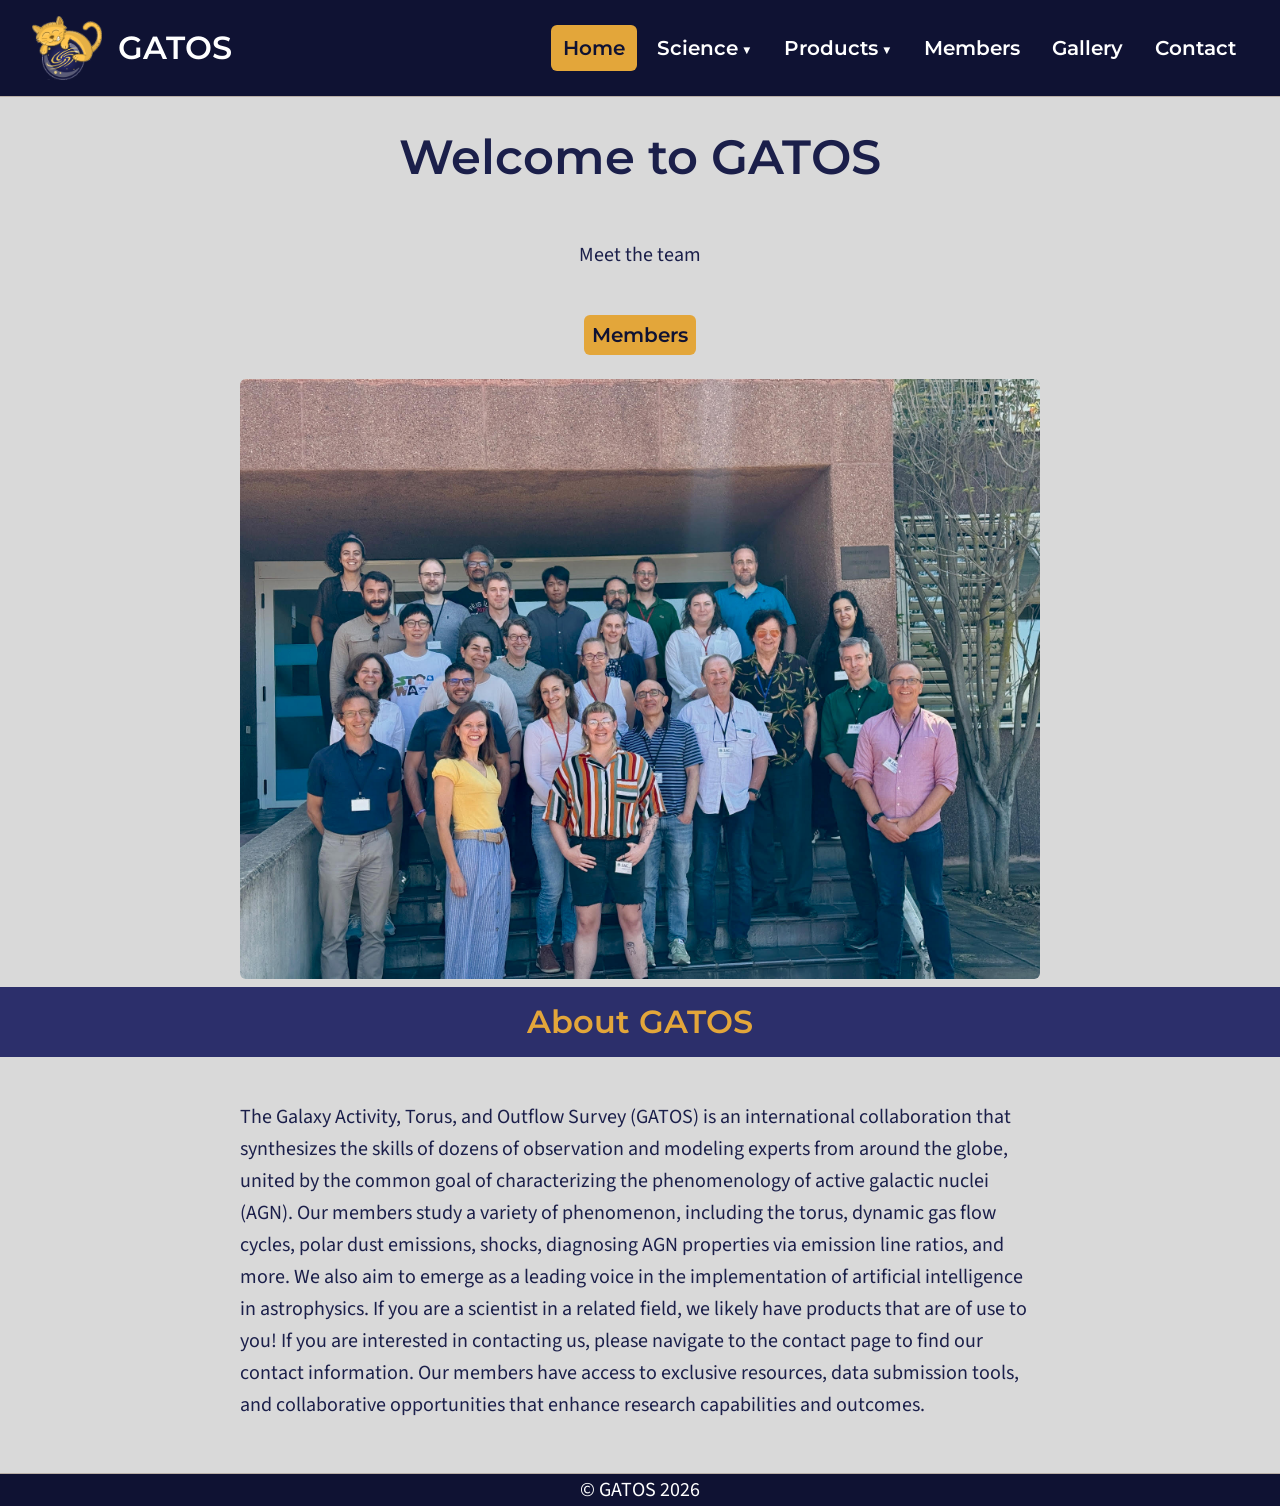
<file: docs/index.html>
<!doctype html>
<html lang="en">
  <head>
    <meta charset="UTF-8" />
    <meta name="viewport" content="width=device-width, initial-scale=1.0" />
    <title>Home - GATOS</title>
    <link
      href="https://fonts.googleapis.com/css2?family=Montserrat:wght@400;600;700&family=Source+Sans+3:wght@400;500;600&display=swap"
      rel="stylesheet"
    />
    <link rel="stylesheet" href="style.css" />
  </head>
  <body>
    <header>
      <div class="logo">
        <img src="images/logo_cropped.png" alt="GATOS" class="logo" />
        <span class="logo-text">GATOS</span>
      </div>

      <nav>
        <ul class="nav-links">
          <li><a href="index.html" class="active">Home</a></li>

          <li class="dropdown">
            <a href="science.html">Science</a>

            <ul class="dropdown-menu">
              <li><a href="research.html">Research</a></li>
              <li><a href="press.html">Press Releases</a></li>
              <li><a href="news.html">News</a></li>
              <li><a href="collaborations.html">Collaborations</a></li>
            </ul>
          </li>

          <li class="dropdown">
            <a href="products.html">Products</a>

            <ul class="dropdown-menu">
              <li><a href="publications.html">Publications</a></li>
              <li><a href="data.html">Data</a></li>
              <li><a href="software.html">Software</a></li>
            </ul>
          </li>

          <li><a href="members.html">Members</a></li>
          <li><a href="gallery.html">Gallery</a></li>
          <li><a href="contact.html">Contact</a></li>
        </ul>
      </nav>
    </header>
    <main>
      <section>
        <h1 class="centered">Welcome to GATOS</h1>
        <p class="centered">Meet the team</p>
        <a class="button-link" href="members.html">Members</a>
        <img src="images/slide1.jpg" alt="Failed to load." />
        <h2 class="centered">About GATOS</h2>
        <p>
          The Galaxy Activity, Torus, and Outflow Survey (GATOS) is an
          international collaboration that synthesizes the skills of dozens of
          observation and modeling experts from around the globe, united by the
          common goal of characterizing the phenomenology of active galactic
          nuclei (AGN). Our members study a variety of phenomenon, including the
          torus, dynamic gas flow cycles, polar dust emissions, shocks,
          diagnosing AGN properties via emission line ratios, and more. We also
          aim to emerge as a leading voice in the implementation of artificial
          intelligence in astrophysics. If you are a scientist in a related
          field, we likely have products that are of use to you! If you are
          interested in contacting us, please navigate to the contact page to
          find our contact information. Our members have access to exclusive
          resources, data submission tools, and collaborative opportunities that
          enhance research capabilities and outcomes.
        </p>
      </section>
    </main>
    <footer>&copy; GATOS 2026</footer>
  </body>
</html>
</file>
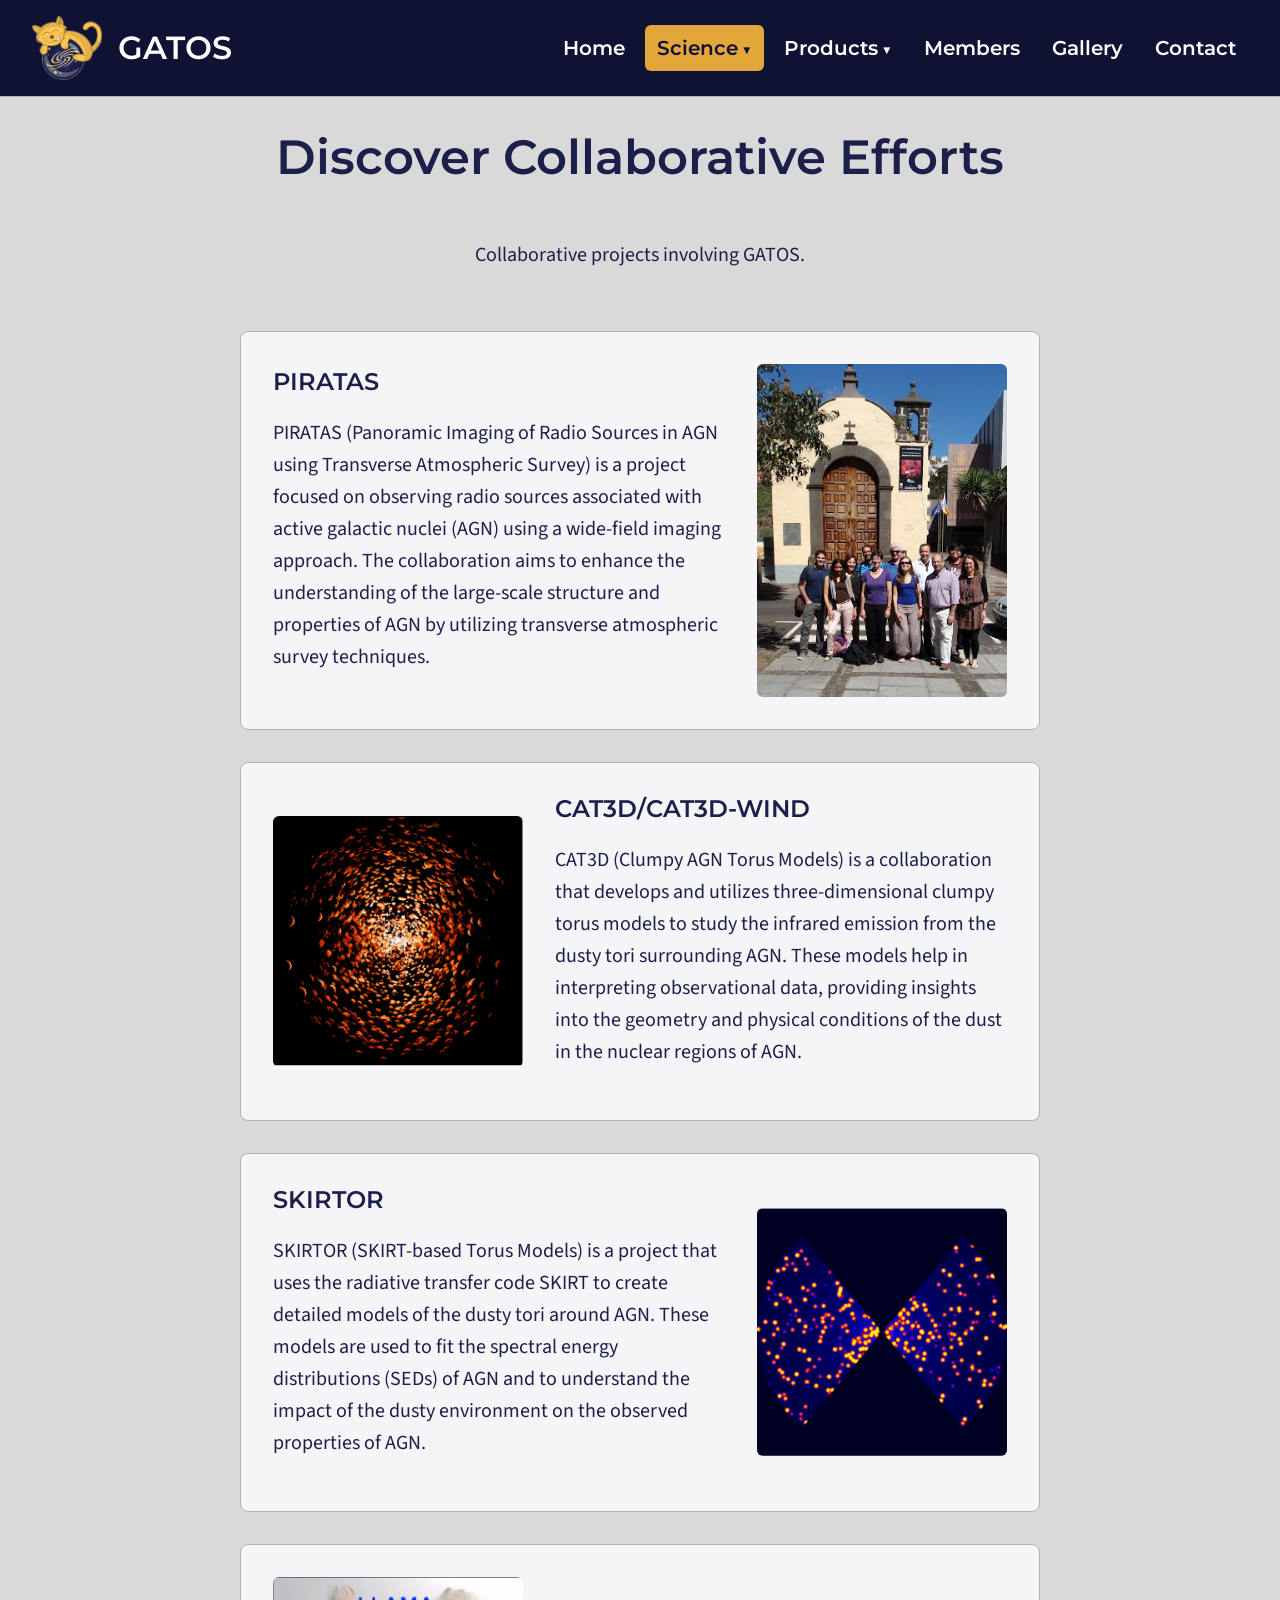
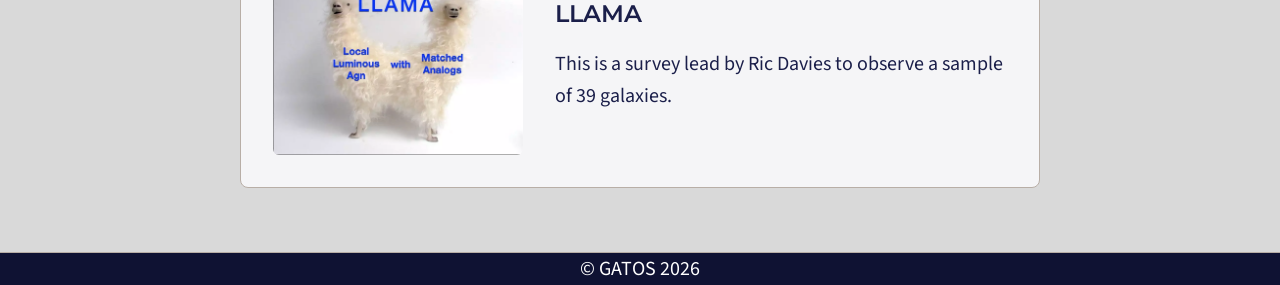
<file: docs/collaborations.html>
<!doctype html>
<html lang="en">
  <head>
    <meta charset="UTF-8" />
    <meta name="viewport" content="width=device-width, initial-scale=1.0" />
    <title>Collaborations - GATOS</title>
    <link
      href="https://fonts.googleapis.com/css2?family=Montserrat:wght@400;600;700&family=Source+Sans+3:wght@400;500;600&display=swap"
      rel="stylesheet"
    />
    <link rel="stylesheet" href="style.css" />
  </head>
  <body>
    <header>
      <div class="logo">
        <img src="images/logo_cropped.png" alt="GATOS" class="logo" />
        <span class="logo-text">GATOS</span>
      </div>

      <nav>
        <ul class="nav-links">
          <li><a href="index.html">Home</a></li>

          <li class="dropdown">
            <a href="science.html" class="active">Science</a>

            <ul class="dropdown-menu">
              <li><a href="research.html">Research</a></li>
              <li><a href="press.html">Press Releases</a></li>
              <li><a href="news.html">News</a></li>
              <li>
                <a href="collaborations.html" class="active">Collaborations</a>
              </li>
            </ul>
          </li>

          <li class="dropdown">
            <a href="products.html">Products</a>

            <ul class="dropdown-menu">
              <li><a href="publications.html">Publications</a></li>
              <li><a href="data.html">Data</a></li>
              <li><a href="software.html">Software</a></li>
            </ul>
          </li>

          <li><a href="members.html">Members</a></li>
          <li><a href="gallery.html">Gallery</a></li>
          <li><a href="contact.html">Contact</a></li>
        </ul>
      </nav>
    </header>
    <main>
      <section>
        <h1 class="centered">Discover Collaborative Efforts</h1>
        <p>Collaborative projects involving GATOS.</p>
        <div class="compact">
          <div class="collab-card">
            <div class="collab-content">
              <div class="collab-text">
                <h3>PIRATAS</h3>
                <p>
                  PIRATAS (Panoramic Imaging of Radio Sources in AGN using
                  Transverse Atmospheric Survey) is a project focused on
                  observing radio sources associated with active galactic nuclei
                  (AGN) using a wide-field imaging approach. The collaboration
                  aims to enhance the understanding of the large-scale structure
                  and properties of AGN by utilizing transverse atmospheric
                  survey techniques.
                </p>
              </div>
              <div class="collab-image">
                <img
                  src="images/collaborations/piratas.jpeg"
                  alt="Failed to load."
                />
              </div>
            </div>
          </div>
          <div class="collab-card">
            <div class="collab-content reverse">
              <div class="collab-text">
                <h3>CAT3D/CAT3D-WIND</h3>
                <p>
                  CAT3D (Clumpy AGN Torus Models) is a collaboration that
                  develops and utilizes three-dimensional clumpy torus models to
                  study the infrared emission from the dusty tori surrounding
                  AGN. These models help in interpreting observational data,
                  providing insights into the geometry and physical conditions
                  of the dust in the nuclear regions of AGN.
                </p>
              </div>
              <div class="collab-image">
                <img
                  src="images/collaborations/cat3d.png"
                  alt="Failed to load."
                />
              </div>
            </div>
          </div>
          <div class="collab-card">
            <div class="collab-content">
              <div class="collab-text">
                <h3>SKIRTOR</h3>
                <p>
                  SKIRTOR (SKIRT-based Torus Models) is a project that uses the
                  radiative transfer code SKIRT to create detailed models of the
                  dusty tori around AGN. These models are used to fit the
                  spectral energy distributions (SEDs) of AGN and to understand
                  the impact of the dusty environment on the observed properties
                  of AGN.
                </p>
              </div>
              <div class="collab-image">
                <img
                  src="images/collaborations/skirtor.png"
                  alt="Failed to load."
                />
              </div>
            </div>
          </div>
          <div class="collab-card">
            <div class="collab-content reverse">
              <div class="collab-text">
                <h3>LLAMA</h3>
                <p>
                  This is a survey lead by Ric Davies to observe a sample of 39
                  galaxies.
                </p>
              </div>
              <div class="collab-image">
                <img
                  src="images/collaborations/llama.png"
                  alt="Failed to load."
                />
              </div>
            </div>
          </div>
        </div>
      </section>
    </main>
    <footer>&copy; GATOS 2026</footer>
  </body>
</html>
</file>
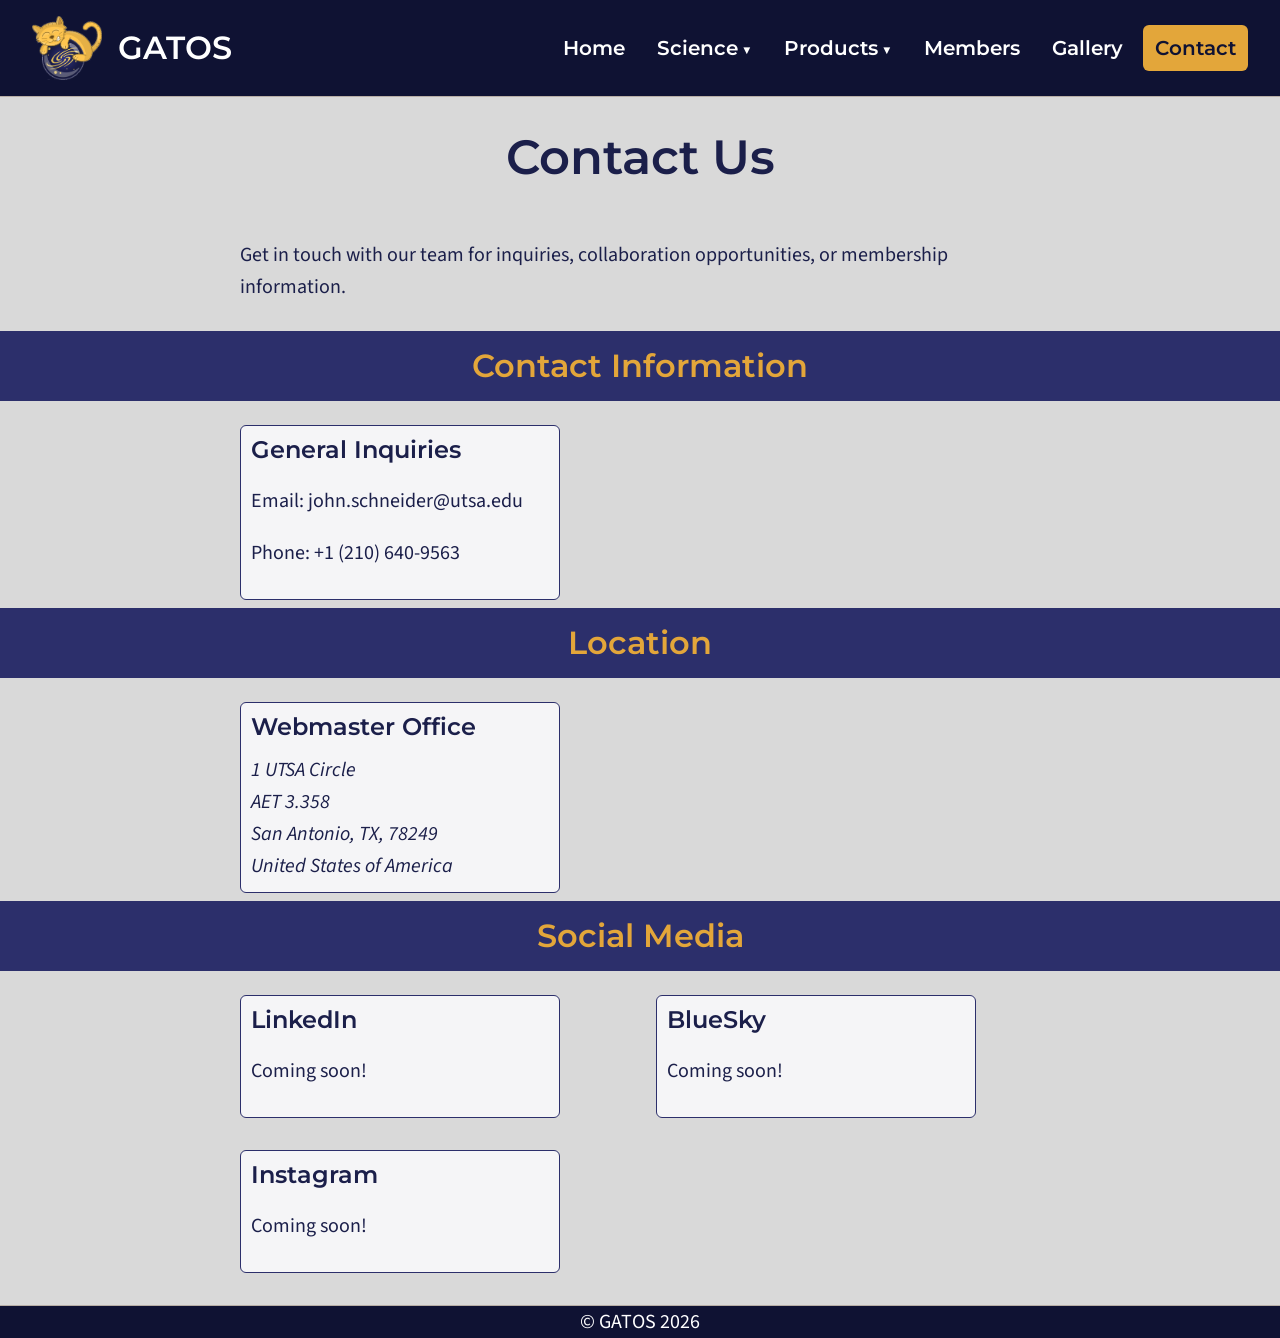
<file: docs/contact.html>
<!doctype html>
<html lang="en">
  <head>
    <meta charset="UTF-8" />
    <meta name="viewport" content="width=device-width, initial-scale=1.0" />
    <title>Contact - GATOS</title>
    <link
      href="https://fonts.googleapis.com/css2?family=Montserrat:wght@400;600;700&family=Source+Sans+3:wght@400;500;600&display=swap"
      rel="stylesheet"
    />
    <link rel="stylesheet" href="style.css" />
  </head>
  <body>
    <header>
      <div class="logo">
        <img src="images/logo_cropped.png" alt="GATOS" class="logo" />
        <span class="logo-text">GATOS</span>
      </div>

      <nav>
        <ul class="nav-links">
          <li><a href="index.html">Home</a></li>

          <li class="dropdown">
            <a href="science.html">Science</a>

            <ul class="dropdown-menu">
              <li><a href="research.html">Research</a></li>
              <li><a href="press.html">Press Releases</a></li>
              <li><a href="news.html">News</a></li>
              <li><a href="collaborations.html">Collaborations</a></li>
            </ul>
          </li>

          <li class="dropdown">
            <a href="products.html">Products</a>

            <ul class="dropdown-menu">
              <li><a href="publications.html">Publications</a></li>
              <li><a href="data.html">Data</a></li>
              <li><a href="software.html">Software</a></li>
            </ul>
          </li>

          <li><a href="members.html">Members</a></li>
          <li><a href="gallery.html">Gallery</a></li>
          <li><a href="contact.html" class="active">Contact</a></li>
        </ul>
      </nav>
    </header>
    <main>
      <section>
        <h1 class="centered">Contact Us</h1>
        <p>
          Get in touch with our team for inquiries, collaboration opportunities,
          or membership information.
        </p>
        <h2 class="centered">Contact Information</h2>
        <div class="compact">
          <div class="card">
            <div class="card-body">
              <h3>General Inquiries</h3>
              <p>Email: john.schneider@utsa.edu</p>
              <p>Phone: +1 (210) 640-9563</p>
            </div>
          </div>
        </div>
        <h2 class="centered">Location</h2>
        <div class="compact">
          <div class="card">
            <div class="card-body">
              <h3>Webmaster Office</h3>
              <address>
                1 UTSA Circle <br />
                AET 3.358 <br />
                San Antonio, TX, 78249 <br />
                United States of America
              </address>
            </div>
          </div>
        </div>
        <h2 class="centered">Social Media</h2>
        <div class="compact">
          <div class="card-grid">
            <div class="card">
              <div class="card-body">
                <h3>LinkedIn</h3>
                <p>Coming soon!</p>
              </div>
            </div>
            <div class="card">
              <div class="card-body">
                <h3>BlueSky</h3>
                <p>Coming soon!</p>
              </div>
            </div>
            <div class="card">
              <div class="card-body">
                <h3>Instagram</h3>
                <p>Coming soon!</p>
              </div>
            </div>
          </div>
        </div>
      </section>
    </main>
    <footer>&copy; GATOS 2026</footer>
  </body>
</html>
</file>
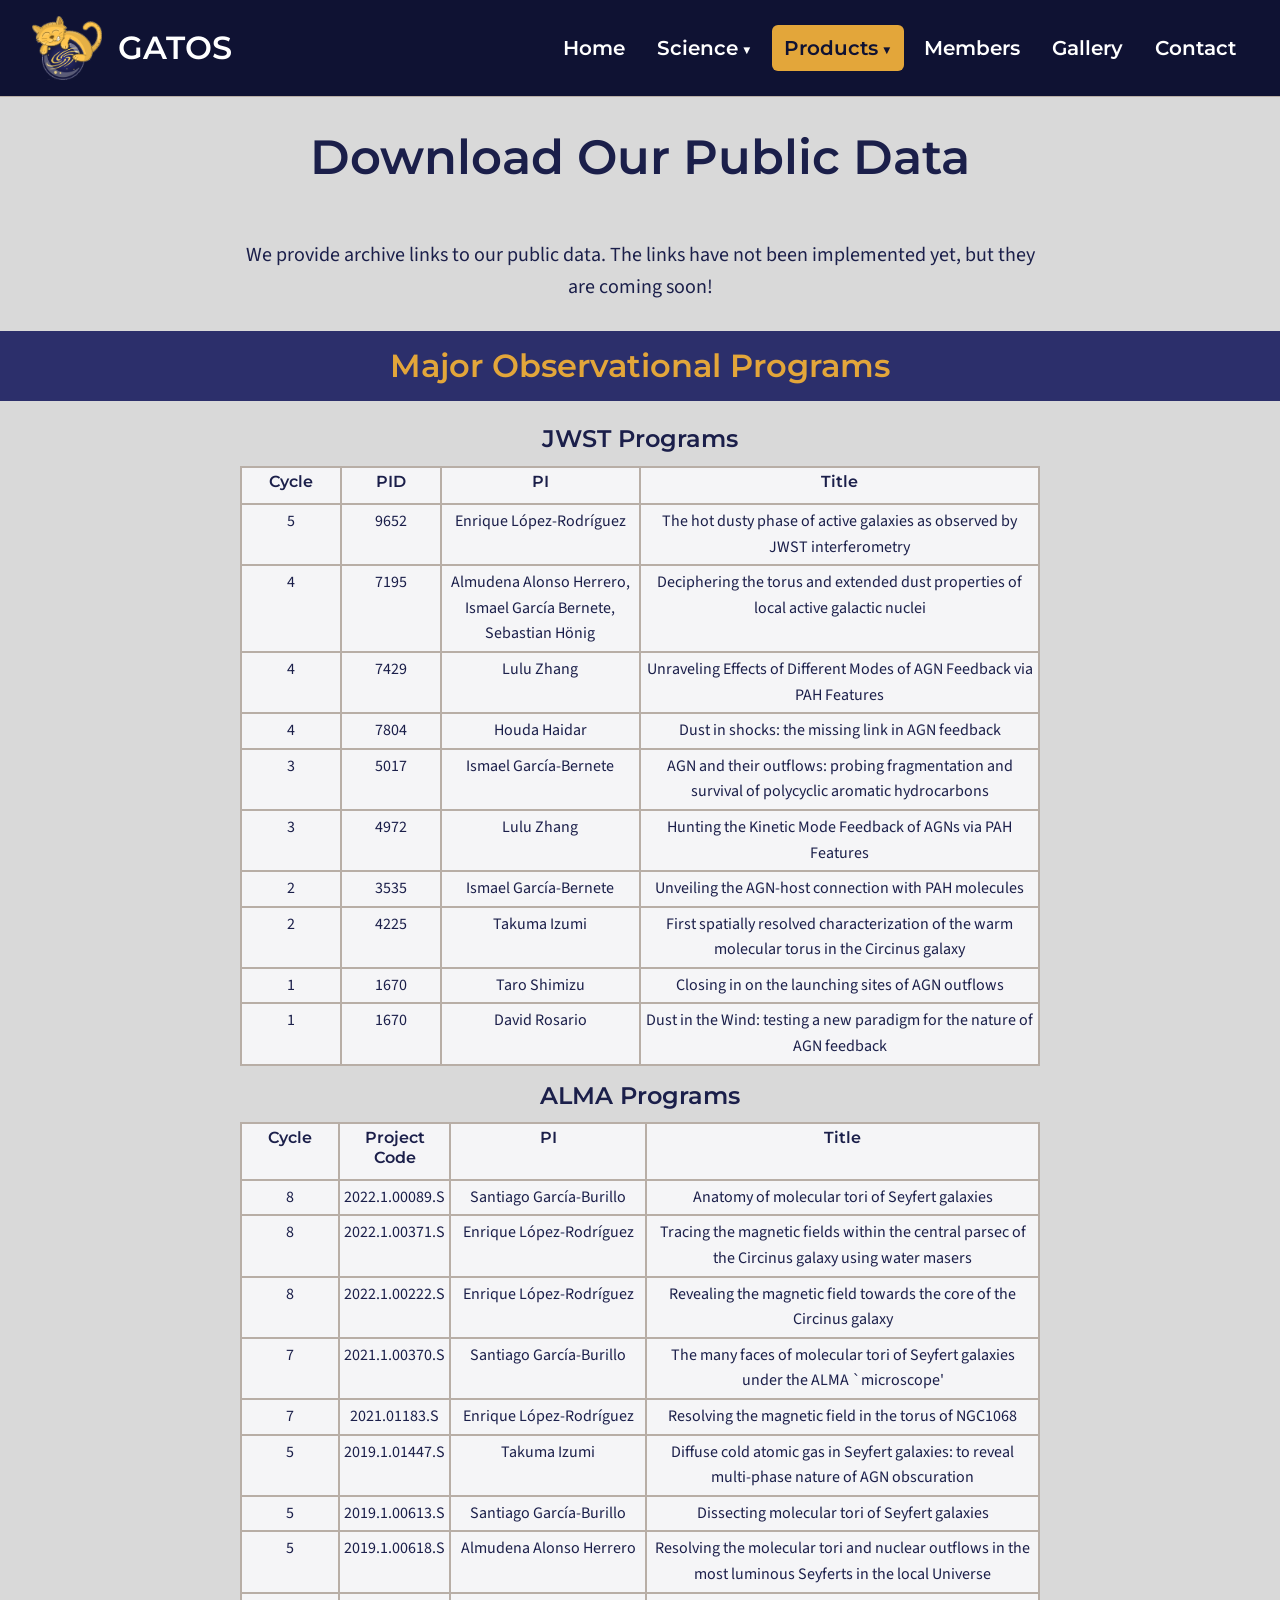
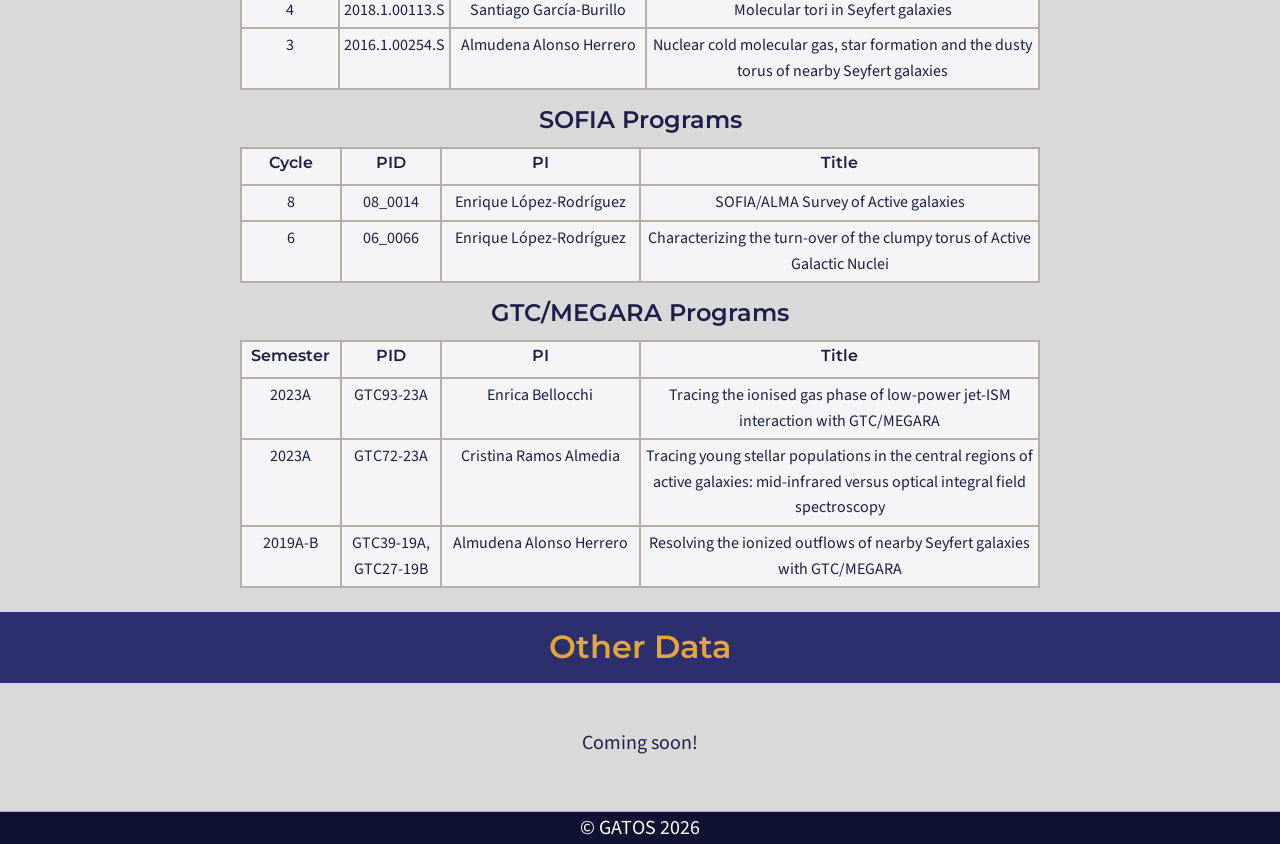
<file: docs/data.html>
<!doctype html>
<html lang="en">
  <head>
    <meta charset="UTF-8" />
    <meta name="viewport" content="width=device-width, initial-scale=1.0" />
    <title>Data - GATOS</title>
    <link
      href="https://fonts.googleapis.com/css2?family=Montserrat:wght@400;600;700&family=Source+Sans+3:wght@400;500;600&display=swap"
      rel="stylesheet"
    />
    <link rel="stylesheet" href="style.css" />
  </head>
  <body>
    <header>
      <div class="logo">
        <img src="images/logo_cropped.png" alt="GATOS" class="logo" />
        <span class="logo-text">GATOS</span>
      </div>

      <nav>
        <ul class="nav-links">
          <li><a href="index.html">Home</a></li>

          <li class="dropdown">
            <a href="science.html">Science</a>

            <ul class="dropdown-menu">
              <li><a href="research.html">Research</a></li>
              <li><a href="press.html">Press Releases</a></li>
              <li><a href="news.html">News</a></li>
              <li><a href="collaborations.html">Collaborations</a></li>
            </ul>
          </li>

          <li class="dropdown">
            <a href="products.html" class="active">Products</a>

            <ul class="dropdown-menu">
              <li><a href="publications.html">Publications</a></li>
              <li><a href="data.html" class="active">Data</a></li>
              <li><a href="software.html">Software</a></li>
            </ul>
          </li>

          <li><a href="members.html">Members</a></li>
          <li><a href="gallery.html">Gallery</a></li>
          <li><a href="contact.html">Contact</a></li>
        </ul>
      </nav>
    </header>
    <main>
      <section>
        <h1 class="centered">Download Our Public Data</h1>
        <p class="centered">
          We provide archive links to our public data. The links have not been
          implemented yet, but they are coming soon!
        </p>
        <h2 class="centered">Major Observational Programs</h2>
        <div class="compact">
          <h3 class="centered">JWST Programs</h3>
          <div class="grid-table four">
            <div><h4 class="centered">Cycle</h4></div>
            <div><h4 class="centered">PID</h4></div>
            <div><h4 class="centered">PI</h4></div>
            <div><h4 class="centered">Title</h4></div>

            <div>5</div>
            <div>9652</div>
            <div>Enrique López-Rodríguez</div>
            <div>
              The hot dusty phase of active galaxies as observed by JWST
              interferometry
            </div>

            <div>4</div>
            <div>7195</div>
            <div>
              Almudena Alonso Herrero, Ismael García Bernete, Sebastian Hönig
            </div>
            <div>
              Deciphering the torus and extended dust properties of local active
              galactic nuclei
            </div>

            <div>4</div>
            <div>7429</div>
            <div>Lulu Zhang</div>
            <div>
              Unraveling Effects of Different Modes of AGN Feedback via PAH
              Features
            </div>

            <div>4</div>
            <div>7804</div>
            <div>Houda Haidar</div>
            <div>Dust in shocks: the missing link in AGN feedback</div>

            <div>3</div>
            <div>5017</div>
            <div>Ismael García-Bernete</div>
            <div>
              AGN and their outflows: probing fragmentation and survival of
              polycyclic aromatic hydrocarbons
            </div>

            <div>3</div>
            <div>4972</div>
            <div>Lulu Zhang</div>
            <div>
              Hunting the Kinetic Mode Feedback of AGNs via PAH Features
            </div>

            <div>2</div>
            <div>3535</div>
            <div>Ismael García-Bernete</div>
            <div>Unveiling the AGN-host connection with PAH molecules</div>

            <div>2</div>
            <div>4225</div>
            <div>Takuma Izumi</div>
            <div>
              First spatially resolved characterization of the warm molecular
              torus in the Circinus galaxy
            </div>

            <div>1</div>
            <div>1670</div>
            <div>Taro Shimizu</div>
            <div>Closing in on the launching sites of AGN outflows</div>

            <div>1</div>
            <div>1670</div>
            <div>David Rosario</div>
            <div>
              Dust in the Wind: testing a new paradigm for the nature of AGN
              feedback
            </div>
          </div>
          <h3 class="centered">ALMA Programs</h3>
          <div class="grid-table four">
            <div><h4 class="centered">Cycle</h4></div>
            <div><h4 class="centered">Project Code</h4></div>
            <div><h4 class="centered">PI</h4></div>
            <div><h4 class="centered">Title</h4></div>

            <div>8</div>
            <div>2022.1.00089.S</div>
            <div>Santiago García-Burillo</div>
            <div>Anatomy of molecular tori of Seyfert galaxies</div>

            <div>8</div>
            <div>2022.1.00371.S</div>
            <div>Enrique López-Rodríguez</div>
            <div>
              Tracing the magnetic fields within the central parsec of the
              Circinus galaxy using water masers
            </div>

            <div>8</div>
            <div>2022.1.00222.S</div>
            <div>Enrique López-Rodríguez</div>
            <div>
              Revealing the magnetic field towards the core of the Circinus
              galaxy
            </div>

            <div>7</div>
            <div>2021.1.00370.S</div>
            <div>Santiago García-Burillo</div>
            <div>
              The many faces of molecular tori of Seyfert galaxies under the
              ALMA `microscope'
            </div>

            <div>7</div>
            <div>2021.01183.S</div>
            <div>Enrique López-Rodríguez</div>
            <div>Resolving the magnetic field in the torus of NGC1068</div>

            <div>5</div>
            <div>2019.1.01447.S</div>
            <div>Takuma Izumi</div>
            <div>
              Diffuse cold atomic gas in Seyfert galaxies: to reveal multi-phase
              nature of AGN obscuration
            </div>

            <div>5</div>
            <div>2019.1.00613.S</div>
            <div>Santiago García-Burillo</div>
            <div>Dissecting molecular tori of Seyfert galaxies</div>

            <div>5</div>
            <div>2019.1.00618.S</div>
            <div>Almudena Alonso Herrero</div>
            <div>
              Resolving the molecular tori and nuclear outflows in the most
              luminous Seyferts in the local Universe
            </div>

            <div>4</div>
            <div>2018.1.00113.S</div>
            <div>Santiago García-Burillo</div>
            <div>Molecular tori in Seyfert galaxies</div>

            <div>3</div>
            <div>2016.1.00254.S</div>
            <div>Almudena Alonso Herrero</div>
            <div>
              Nuclear cold molecular gas, star formation and the dusty torus of
              nearby Seyfert galaxies
            </div>
          </div>
          <h3 class="centered">SOFIA Programs</h3>
          <div class="grid-table four">
            <div><h4 class="centered">Cycle</h4></div>
            <div><h4 class="centered">PID</h4></div>
            <div><h4 class="centered">PI</h4></div>
            <div><h4 class="centered">Title</h4></div>

            <div>8</div>
            <div>08_0014</div>
            <div>Enrique López-Rodríguez</div>
            <div>SOFIA/ALMA Survey of Active galaxies</div>

            <div>6</div>
            <div>06_0066</div>
            <div>Enrique López-Rodríguez</div>
            <div>
              Characterizing the turn-over of the clumpy torus of Active
              Galactic Nuclei
            </div>
          </div>
          <h3 class="centered">GTC/MEGARA Programs</h3>
          <div class="grid-table four">
            <div><h4 class="centered">Semester</h4></div>
            <div><h4 class="centered">PID</h4></div>
            <div><h4 class="centered">PI</h4></div>
            <div><h4 class="centered">Title</h4></div>

            <div>2023A</div>
            <div>GTC93-23A</div>
            <div>Enrica Bellocchi</div>
            <div>
              Tracing the ionised gas phase of low-power jet-ISM interaction
              with GTC/MEGARA
            </div>

            <div>2023A</div>
            <div>GTC72-23A</div>
            <div>Cristina Ramos Almedia</div>
            <div>
              Tracing young stellar populations in the central regions of active
              galaxies: mid-infrared versus optical integral field spectroscopy
            </div>

            <div>2019A-B</div>
            <div>GTC39-19A, GTC27-19B</div>
            <div>Almudena Alonso Herrero</div>
            <div>
              Resolving the ionized outflows of nearby Seyfert galaxies with
              GTC/MEGARA
            </div>
          </div>
        </div>
        <h2 class="centered">Other Data</h2>
        <p>Coming soon!</p>
      </section>
    </main>
    <footer>&copy; GATOS 2026</footer>
  </body>
</html>
</file>
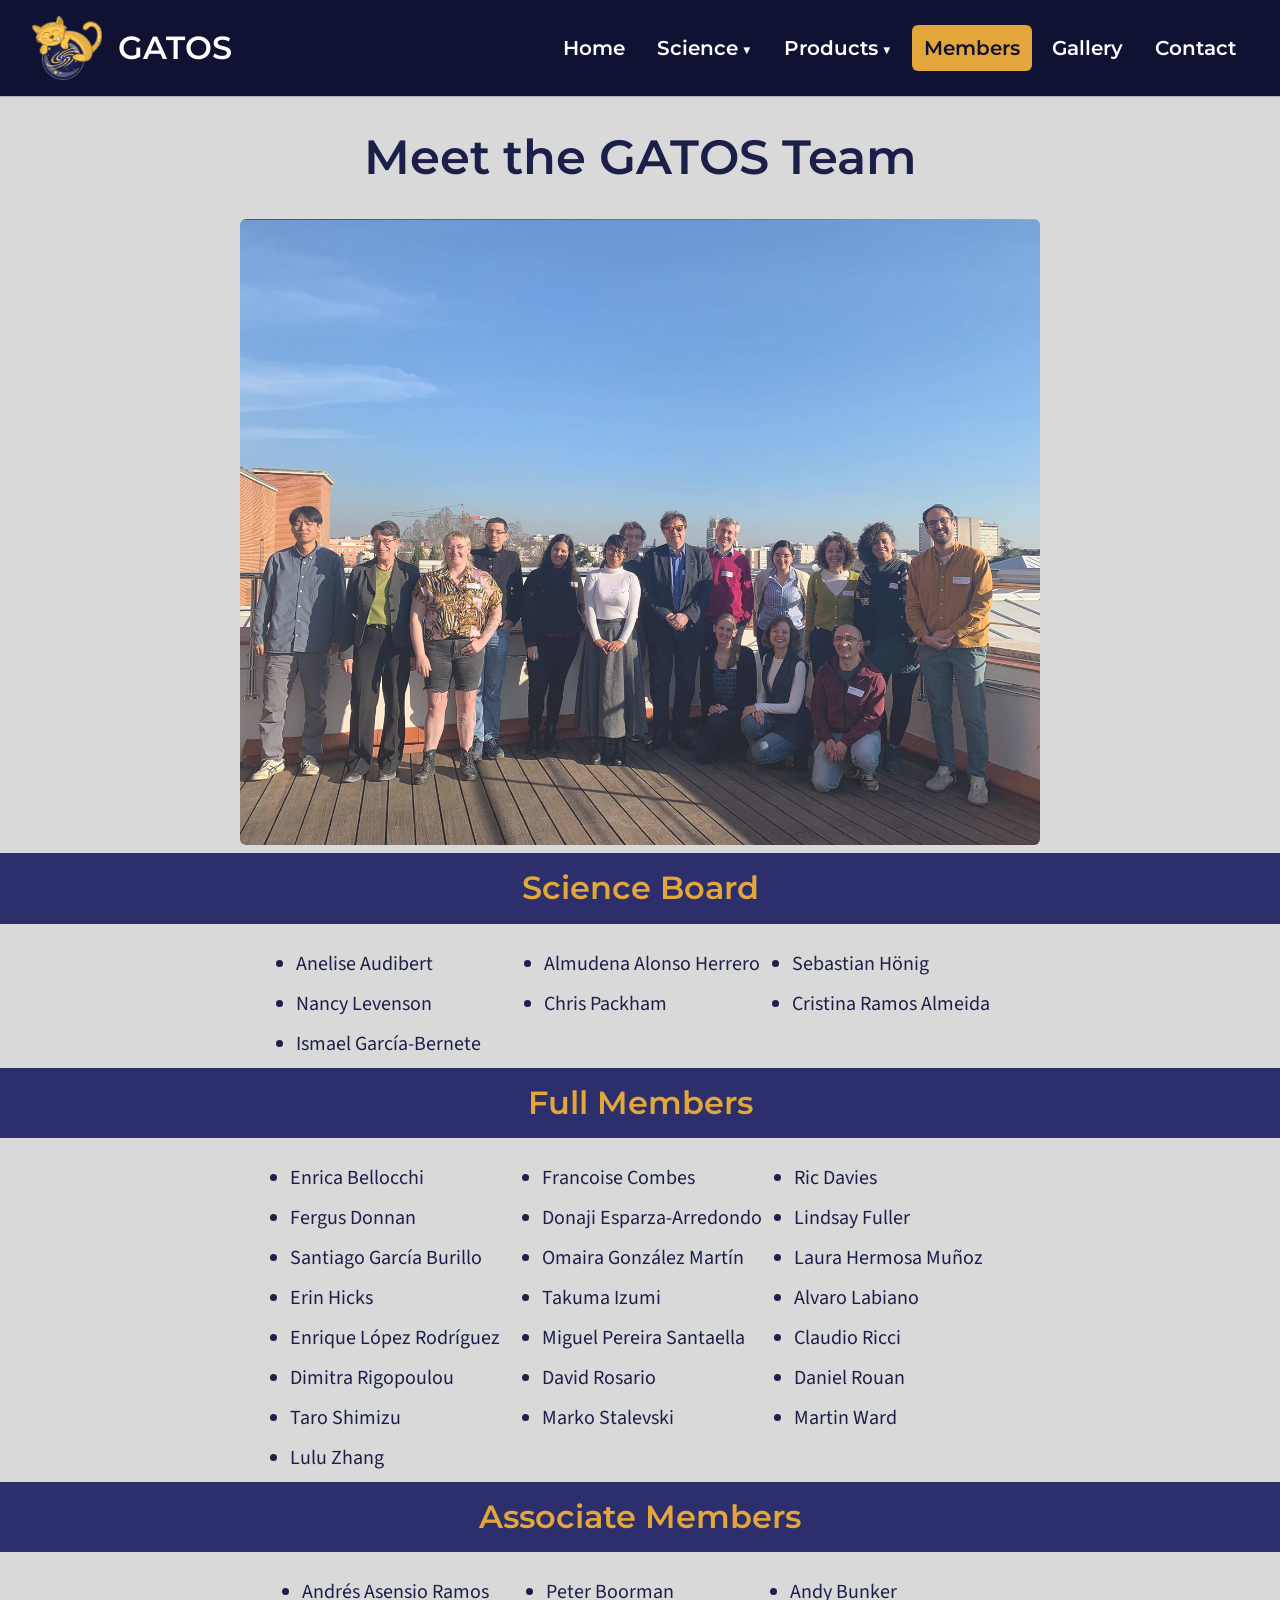
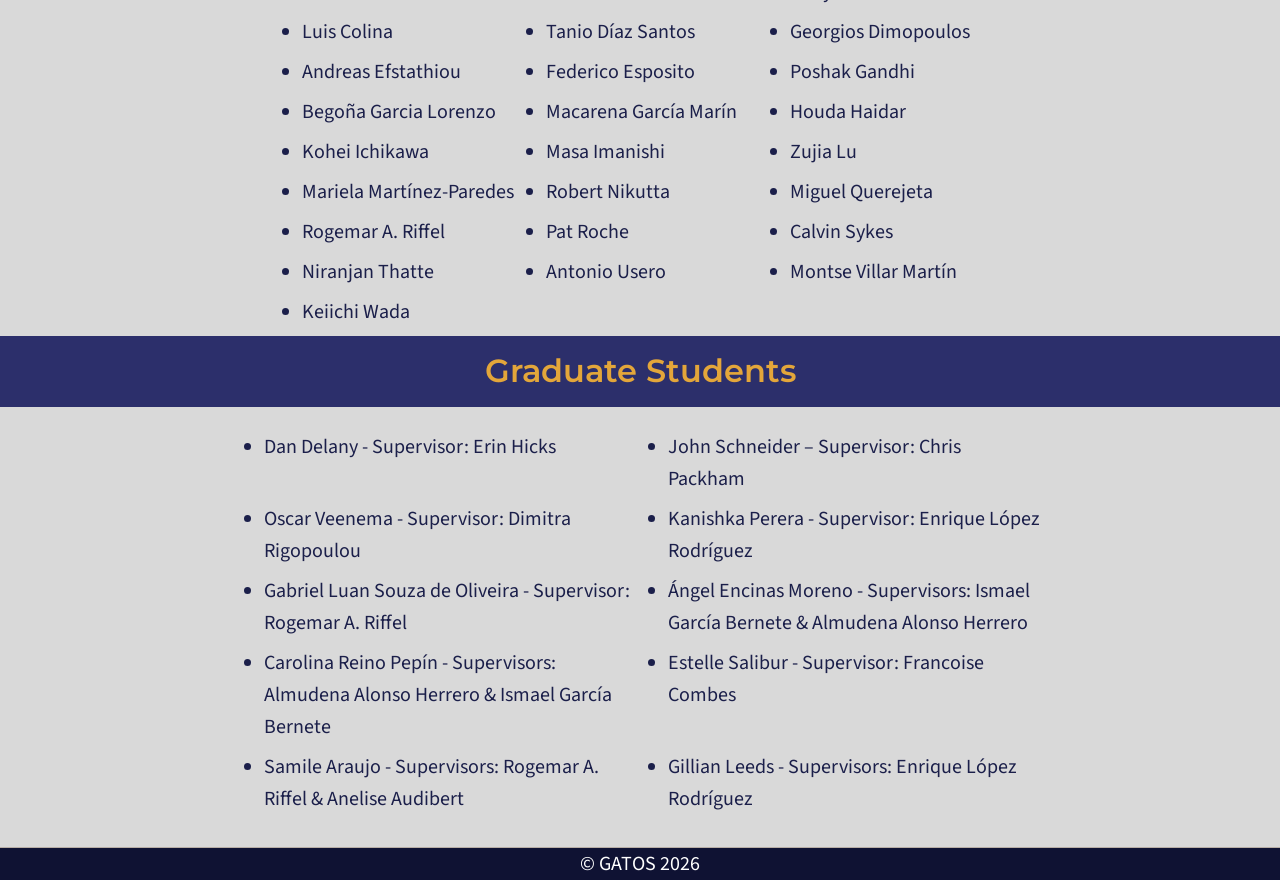
<file: docs/members.html>
<!doctype html>
<html lang="en">
  <head>
    <meta charset="UTF-8" />
    <meta name="viewport" content="width=device-width, initial-scale=1.0" />
    <title>Members - GATOS</title>
    <link
      href="https://fonts.googleapis.com/css2?family=Montserrat:wght@400;600;700&family=Source+Sans+3:wght@400;500;600&display=swap"
      rel="stylesheet"
    />
    <link rel="stylesheet" href="style.css" />
  </head>
  <body>
    <header>
      <div class="logo">
        <img src="images/logo_cropped.png" alt="GATOS" class="logo" />
        <span class="logo-text">GATOS</span>
      </div>

      <nav>
        <ul class="nav-links">
          <li><a href="index.html">Home</a></li>

          <li class="dropdown">
            <a href="science.html">Science</a>

            <ul class="dropdown-menu">
              <li><a href="research.html">Research</a></li>
              <li><a href="press.html">Press Releases</a></li>
              <li><a href="news.html">News</a></li>
              <li><a href="collaborations.html">Collaborations</a></li>
            </ul>
          </li>

          <li class="dropdown">
            <a href="products.html">Products</a>

            <ul class="dropdown-menu">
              <li><a href="publications.html">Publications</a></li>
              <li><a href="data.html">Data</a></li>
              <li><a href="software.html">Software</a></li>
            </ul>
          </li>

          <li><a href="members.html" class="active">Members</a></li>
          <li><a href="gallery.html">Gallery</a></li>
          <li><a href="contact.html">Contact</a></li>
        </ul>
      </nav>
    </header>
    <main>
      <section>
        <h1 class="centered">Meet the GATOS Team</h1>
        <img src="images/slide6.jpg" alt="Failed to load." />
        <h2 class="centered">Science Board</h2>
        <ul class="three-column-list">
          <li>Anelise Audibert</li>
          <li>Almudena Alonso Herrero</li>
          <li>Sebastian Hönig</li>
          <li>Nancy Levenson</li>
          <li>Chris Packham</li>
          <li>Cristina Ramos Almeida</li>
          <li>Ismael García-Bernete</li>
        </ul>
        <h2 class="centered">Full Members</h2>
        <ul class="three-column-list">
          <li>Enrica Bellocchi</li>
          <li>Francoise Combes</li>
          <li>Ric Davies</li>
          <li>Fergus Donnan</li>
          <li>Donaji Esparza-Arredondo</li>
          <li>Lindsay Fuller</li>
          <li>Santiago García Burillo</li>
          <li>Omaira González Martín</li>
          <li>Laura Hermosa Muñoz</li>
          <li>Erin Hicks</li>
          <li>Takuma Izumi</li>
          <li>Alvaro Labiano</li>
          <li>Enrique López Rodríguez</li>
          <li>Miguel Pereira Santaella</li>
          <li>Claudio Ricci</li>
          <li>Dimitra Rigopoulou</li>
          <li>David Rosario</li>
          <li>Daniel Rouan</li>
          <li>Taro Shimizu</li>
          <li>Marko Stalevski</li>
          <li>Martin Ward</li>
          <li>Lulu Zhang</li>
        </ul>
        <h2 class="centered">Associate Members</h2>
        <ul class="three-column-list">
          <li>Andrés Asensio Ramos</li>
          <li>Peter Boorman</li>
          <li>Andy Bunker</li>
          <li>Luis Colina</li>
          <li>Tanio Díaz Santos</li>
          <li>Georgios Dimopoulos</li>
          <li>Andreas Efstathiou</li>
          <li>Federico Esposito</li>
          <li>Poshak Gandhi</li>
          <li>Begoña Garcia Lorenzo</li>
          <li>Macarena García Marín</li>
          <li>Houda Haidar</li>
          <li>Kohei Ichikawa</li>
          <li>Masa Imanishi</li>
          <li>Zujia Lu</li>
          <li>Mariela Martínez-Paredes</li>
          <li>Robert Nikutta</li>
          <li>Miguel Querejeta</li>
          <li>Rogemar A. Riffel</li>
          <li>Pat Roche</li>
          <li>Calvin Sykes</li>
          <li>Niranjan Thatte</li>
          <li>Antonio Usero</li>
          <li>Montse Villar Martín</li>
          <li>Keiichi Wada</li>
        </ul>
        <h2 class="centered">Graduate Students</h2>
        <ul class="two-column-list">
          <li>Dan Delany - Supervisor: Erin Hicks</li> 
          <li>John Schneider – Supervisor: Chris Packham</li>
          <li>Oscar Veenema - Supervisor: Dimitra Rigopoulou</li>
          <li>Kanishka Perera - Supervisor: Enrique López Rodríguez</li>
          <li>
            Gabriel Luan Souza de Oliveira - Supervisor: Rogemar A. Riffel
          </li>
          <li>
            Ángel Encinas Moreno - Supervisors: Ismael García Bernete & Almudena
            Alonso Herrero
          </li>
          <li>
            Carolina Reino Pepín - Supervisors: Almudena Alonso Herrero & Ismael
            García Bernete
          </li>
          <li>Estelle Salibur - Supervisor: Francoise Combes</li>
          <li>
            Samile Araujo - Supervisors: Rogemar A. Riffel & Anelise Audibert
          </li>
          <li>Gillian Leeds - Supervisors: Enrique López Rodríguez</li>
        </ul>
      </section>
    </main>
    <footer>&copy; GATOS 2026</footer>
  </body>
</html>
</file>
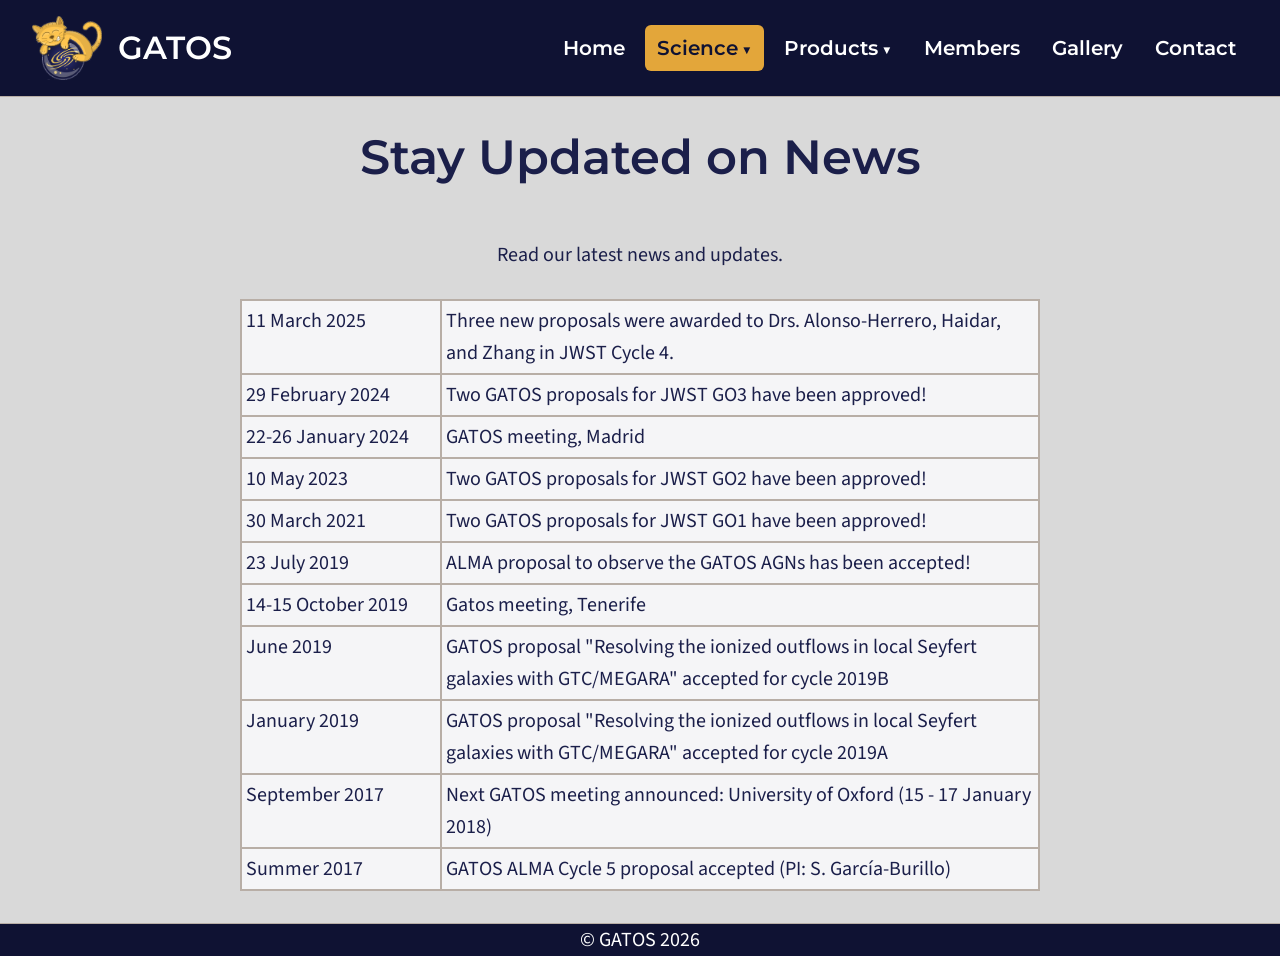
<file: docs/news.html>
<!doctype html>
<html lang="en">
  <head>
    <meta charset="UTF-8" />
    <meta name="viewport" content="width=device-width, initial-scale=1.0" />
    <title>News - GATOS</title>
    <link
      href="https://fonts.googleapis.com/css2?family=Montserrat:wght@400;600;700&family=Source+Sans+3:wght@400;500;600&display=swap"
      rel="stylesheet"
    />
    <link rel="stylesheet" href="style.css" />
  </head>
  <body>
    <header>
      <div class="logo">
        <img src="images/logo_cropped.png" alt="GATOS" class="logo" />
        <span class="logo-text">GATOS</span>
      </div>

      <nav>
        <ul class="nav-links">
          <li><a href="index.html">Home</a></li>

          <li class="dropdown">
            <a href="science.html" class="active">Science</a>

            <ul class="dropdown-menu">
              <li><a href="research.html">Research</a></li>
              <li><a href="press.html">Press Releases</a></li>
              <li><a href="news.html" class="active">News</a></li>
              <li><a href="collaborations.html">Collaborations</a></li>
            </ul>
          </li>

          <li class="dropdown">
            <a href="products.html">Products</a>

            <ul class="dropdown-menu">
              <li><a href="publications.html">Publications</a></li>
              <li><a href="data.html">Data</a></li>
              <li><a href="software.html">Software</a></li>
            </ul>
          </li>

          <li><a href="members.html">Members</a></li>
          <li><a href="gallery.html">Gallery</a></li>
          <li><a href="contact.html">Contact</a></li>
        </ul>
      </nav>
    </header>
    <main>
      <section>
        <h1 class="centered">Stay Updated on News</h1>
        <p class="centered">Read our latest news and updates.</p>
        <div class="compact">
          <div class="grid-table">
            <div>11 March 2025</div>
            <div>
              Three new proposals were awarded to Drs. Alonso-Herrero, Haidar,
              and Zhang in JWST Cycle 4.
            </div>

            <div>29 February 2024</div>
            <div>Two GATOS proposals for JWST GO3 have been approved!</div>

            <div>22-26 January 2024</div>
            <div>GATOS meeting, Madrid</div>

            <div>10 May 2023</div>
            <div>Two GATOS proposals for JWST GO2 have been approved!</div>

            <div>30 March 2021</div>
            <div>Two GATOS proposals for JWST GO1 have been approved!</div>

            <div>23 July 2019</div>
            <div>
              ALMA proposal to observe the GATOS AGNs has been accepted!
            </div>

            <div>14-15 October 2019</div>
            <div>Gatos meeting, Tenerife</div>

            <div>June 2019</div>
            <div>
              GATOS proposal "Resolving the ionized outflows in local Seyfert
              galaxies with GTC/MEGARA" accepted for cycle 2019B
            </div>

            <div>January 2019</div>
            <div>
              GATOS proposal "Resolving the ionized outflows in local Seyfert
              galaxies with GTC/MEGARA" accepted for cycle 2019A
            </div>

            <div>September 2017</div>
            <div>
              Next GATOS meeting announced: University of Oxford (15 - 17
              January 2018)
            </div>

            <div>Summer 2017</div>
            <div>
              GATOS ALMA Cycle 5 proposal accepted (PI: S. García-Burillo)
            </div>
          </div>
        </div>
      </section>
    </main>
    <footer>&copy; GATOS 2026</footer>
  </body>
</html>
</file>
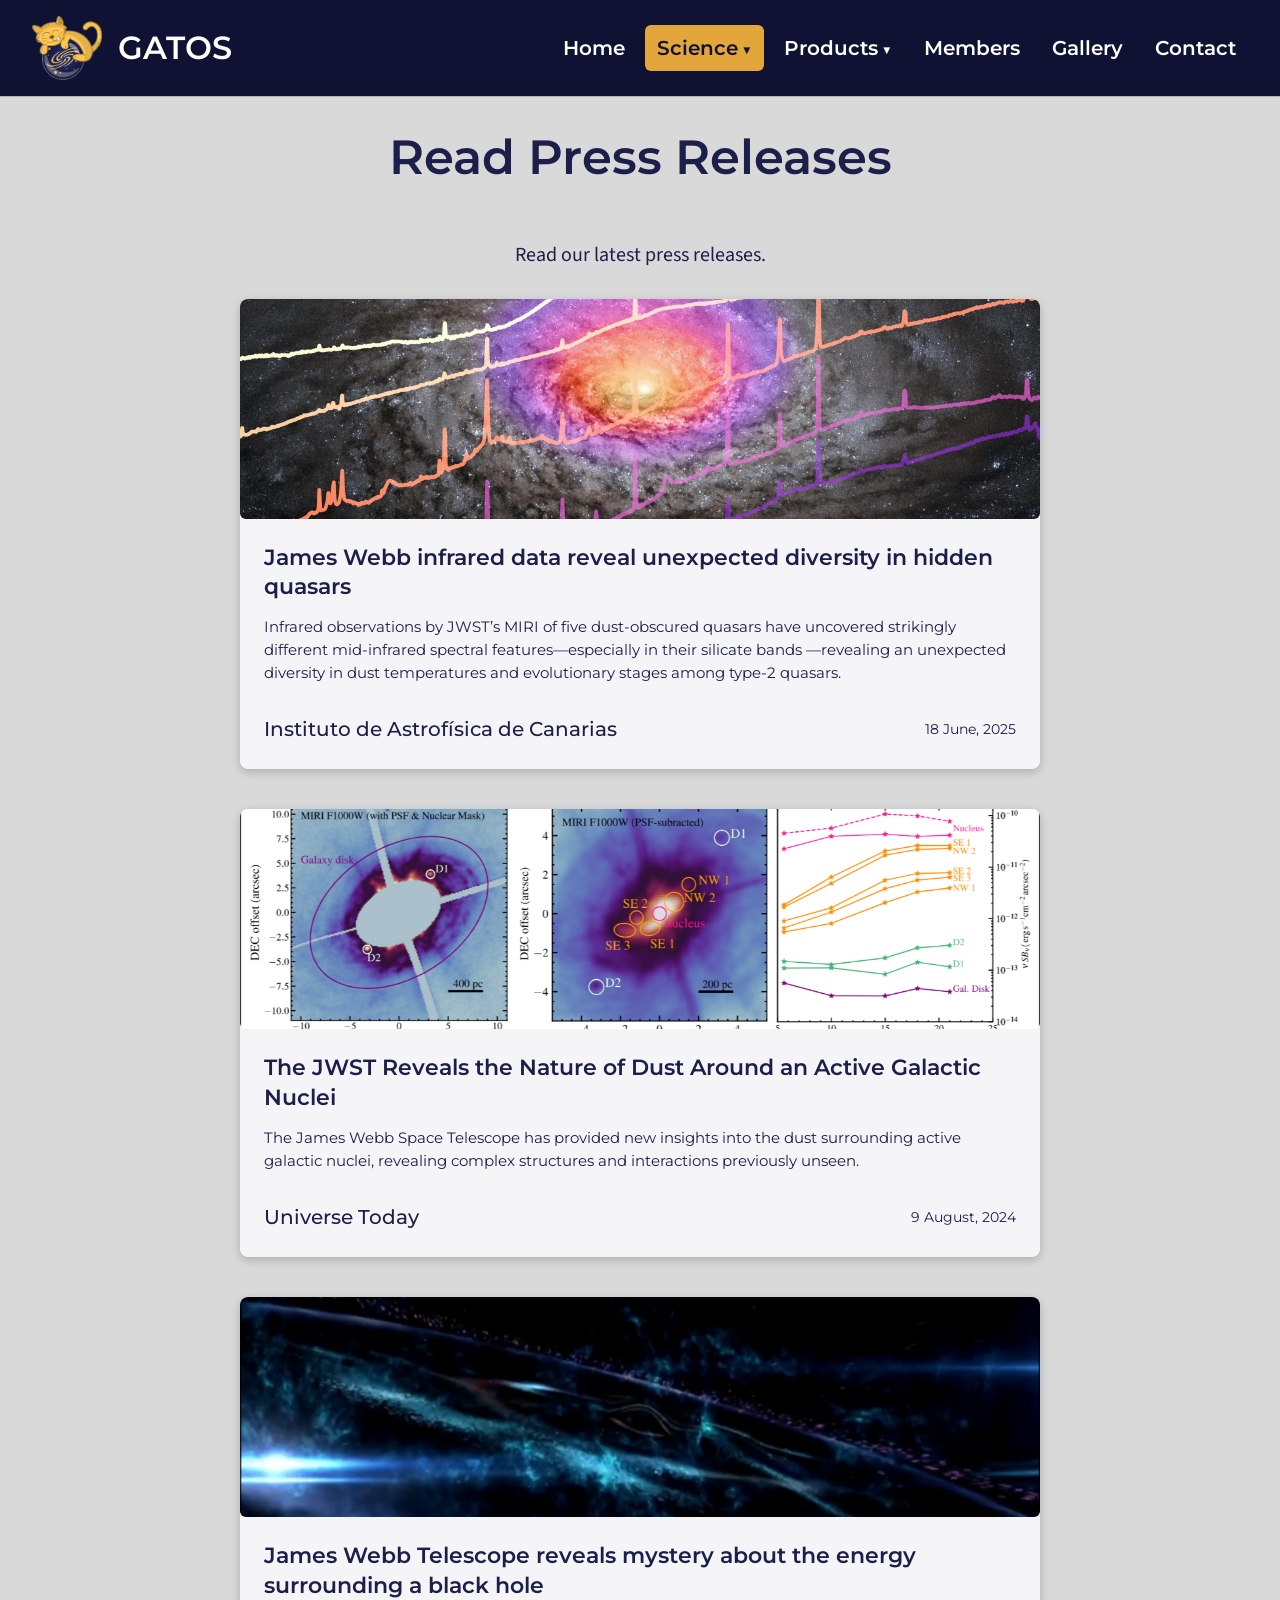
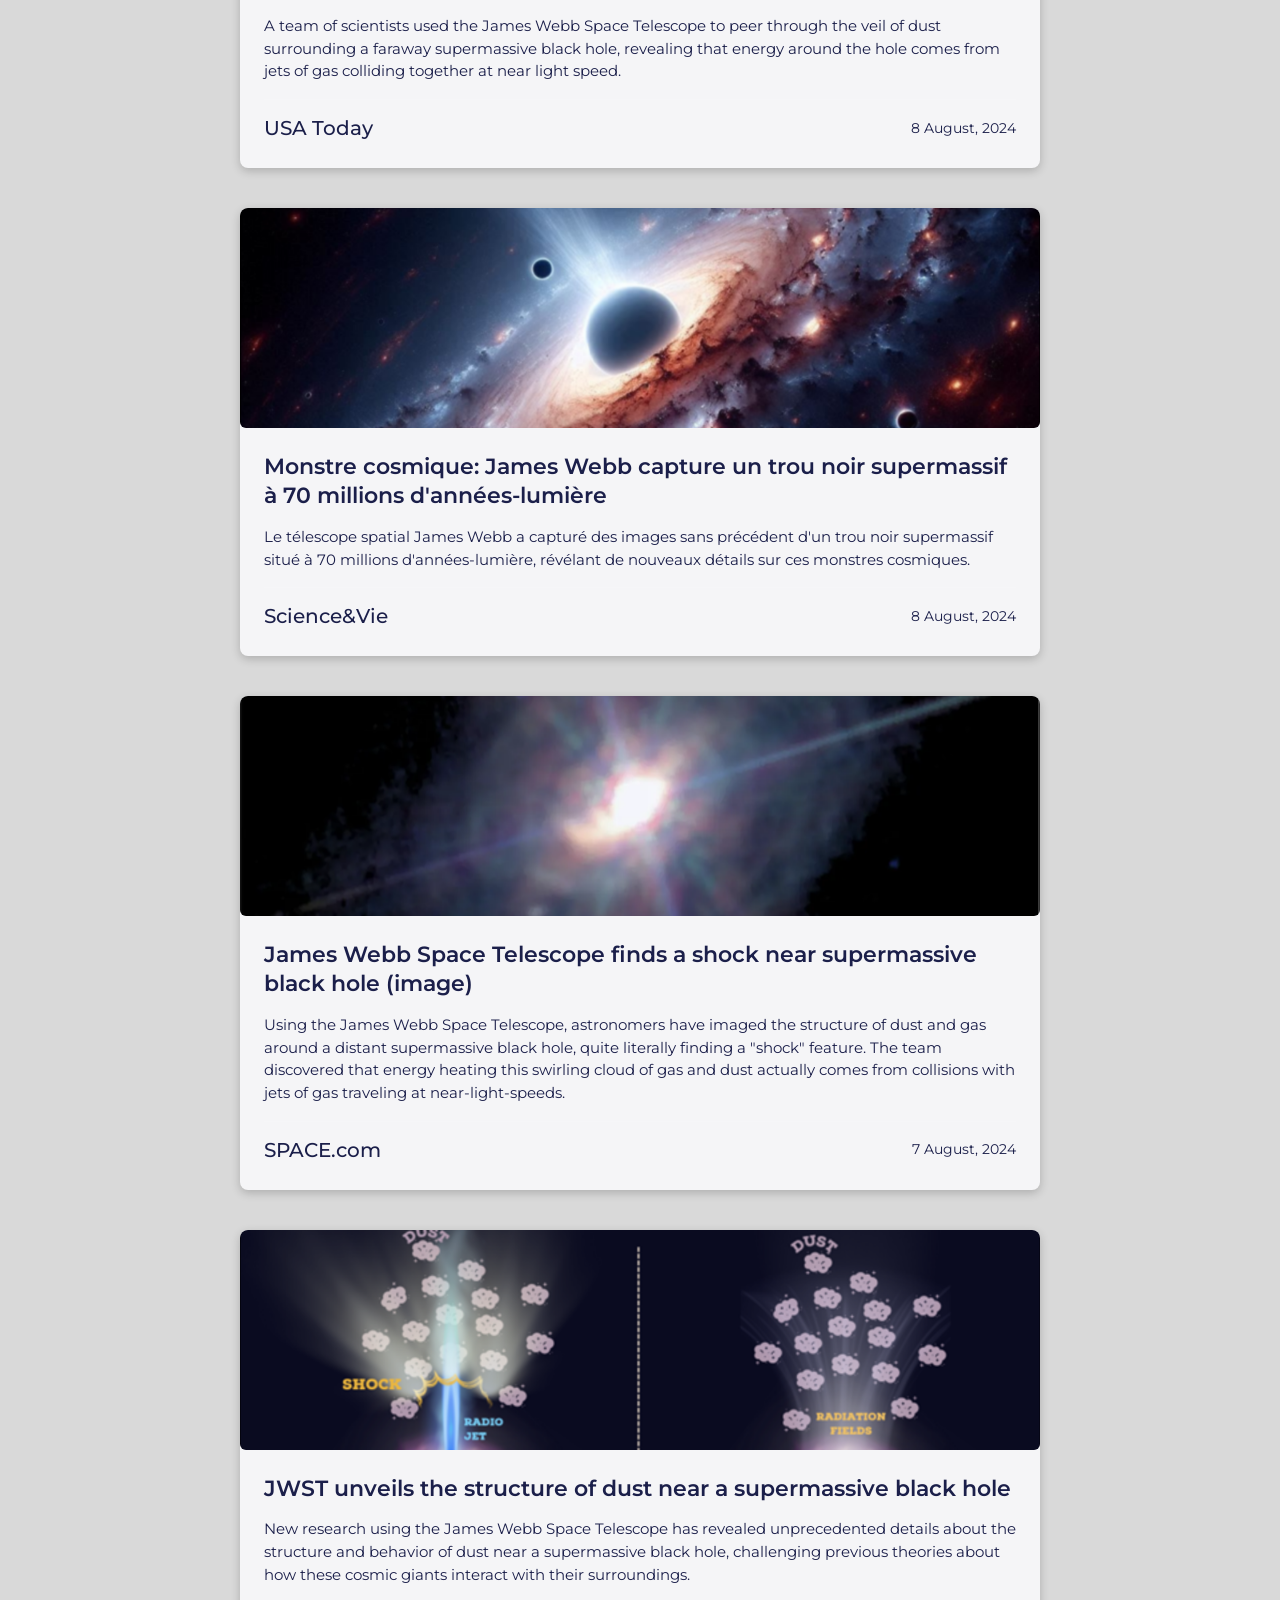
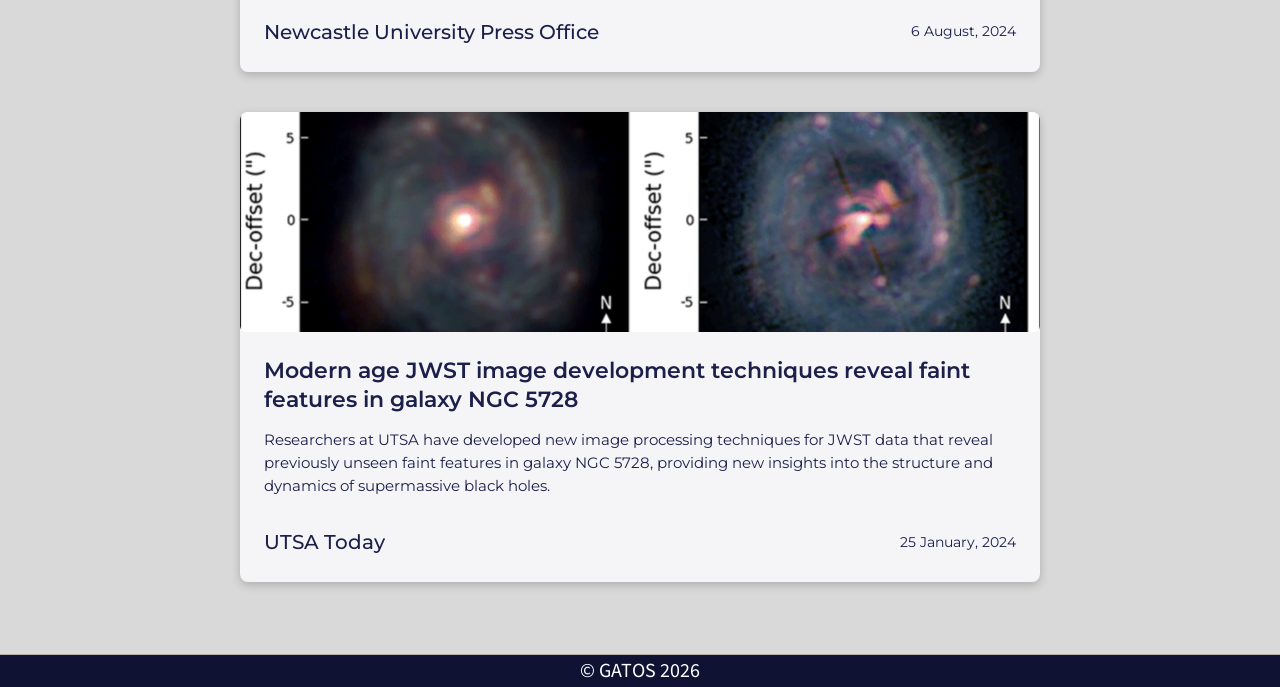
<file: docs/press.html>
<!doctype html>
<html lang="en">
  <head>
    <meta charset="UTF-8" />
    <meta name="viewport" content="width=device-width, initial-scale=1.0" />
    <title>Press Releases - GATOS</title>
    <link
      href="https://fonts.googleapis.com/css2?family=Montserrat:wght@400;600;700&family=Source+Sans+3:wght@400;500;600&display=swap"
      rel="stylesheet"
    />
    <link rel="stylesheet" href="style.css" />
  </head>
  <body>
    <header>
      <div class="logo">
        <img src="images/logo_cropped.png" alt="GATOS" class="logo" />
        <span class="logo-text">GATOS</span>
      </div>

      <nav>
        <ul class="nav-links">
          <li><a href="index.html">Home</a></li>

          <li class="dropdown">
            <a href="science.html" class="active">Science</a>

            <ul class="dropdown-menu">
              <li><a href="research.html">Research</a></li>
              <li><a href="press.html" class="active">Press Releases</a></li>
              <li><a href="news.html">News</a></li>
              <li><a href="collaborations.html">Collaborations</a></li>
            </ul>
          </li>

          <li class="dropdown">
            <a href="products.html">Products</a>

            <ul class="dropdown-menu">
              <li><a href="publications.html">Publications</a></li>
              <li><a href="data.html">Data</a></li>
              <li><a href="software.html">Software</a></li>
            </ul>
          </li>

          <li><a href="members.html">Members</a></li>
          <li><a href="gallery.html">Gallery</a></li>
          <li><a href="contact.html">Contact</a></li>
        </ul>
      </nav>
    </header>
    <main>
      <section>
        <h1 class="centered">Read Press Releases</h1>
        <p>Read our latest press releases.</p>
        <div class="compact">
          <div class="article-card">
            <a
              href="https://www.iac.es/en/outreach/news/james-webb-infrared-data-reveal-unexpected-diversity-hidden-quasars"
              target="_blank"
              class="article-link"
            >
              <div class="article-image">
                <img
                  src="images/news/news7.png"
                  alt="James Webb infrared data reveal unexpected diversity in hidden quasars"
                />
              </div>
              <div class="article-content">
                <h3 class="article-title">
                  James Webb infrared data reveal unexpected diversity in hidden
                  quasars
                </h3>
                <p class="article-excerpt">
                  Infrared observations by JWST’s MIRI of five dust-obscured
                  quasars have uncovered strikingly different mid‑infrared
                  spectral features—especially in their silicate bands
                  —revealing an unexpected diversity in dust temperatures and
                  evolutionary stages among type‑2 quasars.
                </p>
                <div class="article-meta">
                  <p class="article-source">
                    Instituto de Astrofísica de Canarias
                  </p>
                  <p class="article-date">18 June, 2025</p>
                </div>
              </div>
            </a>
          </div>

          <div class="article-card">
            <a
              href="https://www.universetoday.com/articles/the-jwst-reveals-the-nature-of-dust-around-an-active-galactic-nuclei#:~:text=This%2520is%2520"
              target="_blank"
              class="article-link"
            >
              <div class="article-image">
                <img
                  src="images/news/news6.png"
                  alt="JWST Reveals Dust Around AGN"
                />
              </div>
              <div class="article-content">
                <h3 class="article-title">
                  The JWST Reveals the Nature of Dust Around an Active Galactic
                  Nuclei
                </h3>
                <p class="article-excerpt">
                  The James Webb Space Telescope has provided new insights into
                  the dust surrounding active galactic nuclei, revealing complex
                  structures and interactions previously unseen.
                </p>
                <div class="article-meta">
                  <p class="article-source">Universe Today</p>
                  <p class="article-date">9 August, 2024</p>
                </div>
              </div>
            </a>
          </div>

          <div class="article-card">
            <a
              href="https://www.usatoday.com/story/news/nation/2024/08/08/james-webb-telescope-black-hole-dust-discovery/74717210007/"
              target="_blank"
              class="article-link"
            >
              <div class="article-image">
                <img src="images/news/news5.png" alt="JWST Black Hole Energy" />
              </div>
              <div class="article-content">
                <h3 class="article-title">
                  James Webb Telescope reveals mystery about the energy
                  surrounding a black hole
                </h3>
                <p class="article-excerpt">
                  A team of scientists used the James Webb Space Telescope to
                  peer through the veil of dust surrounding a faraway
                  supermassive black hole, revealing that energy around the hole
                  comes from jets of gas colliding together at near light speed.
                </p>
                <div class="article-meta">
                  <p class="article-source">USA Today</p>
                  <p class="article-date">8 August, 2024</p>
                </div>
              </div>
            </a>
          </div>

          <div class="article-card">
            <a
              href="https://www.science-et-vie.com/ciel-et-espace/trous-noirs/monstre-cosmique-james-webb-capture-un-trou-noir-supermassif-a-70-millions-dannees-lumiere-174728.html"
              target="_blank"
              class="article-link"
            >
              <div class="article-image">
                <img src="images/news/news4.png" alt="Trou Noir Supermassif" />
              </div>
              <div class="article-content">
                <h3 class="article-title">
                  Monstre cosmique: James Webb capture un trou noir supermassif
                  à 70 millions d'années-lumière
                </h3>
                <p class="article-excerpt">
                  Le télescope spatial James Webb a capturé des images sans
                  précédent d'un trou noir supermassif situé à 70 millions
                  d'années-lumière, révélant de nouveaux détails sur ces
                  monstres cosmiques.
                </p>
                <div class="article-meta">
                  <p class="article-source">Science&Vie</p>
                  <p class="article-date">8 August, 2024</p>
                </div>
              </div>
            </a>
          </div>

          <div class="article-card">
            <a
              href="https://www.space.com/james-webb-space-telescope-supermassive-black-hole-shock-dust-gas"
              target="_blank"
              class="article-link"
            >
              <div class="article-image">
                <img
                  src="images/news/news3.png"
                  alt="JWST Shock Near Black Hole"
                />
              </div>
              <div class="article-content">
                <h3 class="article-title">
                  James Webb Space Telescope finds a shock near supermassive
                  black hole (image)
                </h3>
                <p class="article-excerpt">
                  Using the James Webb Space Telescope, astronomers have imaged
                  the structure of dust and gas around a distant supermassive
                  black hole, quite literally finding a "shock" feature. The
                  team discovered that energy heating this swirling cloud of gas
                  and dust actually comes from collisions with jets of gas
                  traveling at near-light-speeds.
                </p>
                <div class="article-meta">
                  <p class="article-source">SPACE.com</p>
                  <p class="article-date">7 August, 2024</p>
                </div>
              </div>
            </a>
          </div>

          <div class="article-card">
            <a
              href="https://www.ncl.ac.uk/press/articles/latest/2024/08/dustnearasupermassiveblackhole/"
              target="_blank"
              class="article-link"
            >
              <div class="article-image">
                <img src="images/news/news2.png" alt="JWST Dust Structure" />
              </div>
              <div class="article-content">
                <h3 class="article-title">
                  JWST unveils the structure of dust near a supermassive black
                  hole
                </h3>
                <p class="article-excerpt">
                  New research using the James Webb Space Telescope has revealed
                  unprecedented details about the structure and behavior of dust
                  near a supermassive black hole, challenging previous theories
                  about how these cosmic giants interact with their
                  surroundings.
                </p>
                <div class="article-meta">
                  <p class="article-source">
                    Newcastle University Press Office
                  </p>
                  <p class="article-date">6 August, 2024</p>
                </div>
              </div>
            </a>
          </div>

          <div class="article-card">
            <a
              href="https://www.utsa.edu/today/2024/01/story/professors-develop-supermassive-black-hole-images.html"
              target="_blank"
              class="article-link"
            >
              <div class="article-image">
                <img src="images/news/news1.png" alt="JWST Image Techniques" />
              </div>
              <div class="article-content">
                <h3 class="article-title">
                  Modern age JWST image development techniques reveal faint
                  features in galaxy NGC 5728
                </h3>
                <p class="article-excerpt">
                  Researchers at UTSA have developed new image processing
                  techniques for JWST data that reveal previously unseen faint
                  features in galaxy NGC 5728, providing new insights into the
                  structure and dynamics of supermassive black holes.
                </p>
                <div class="article-meta">
                  <p class="article-source">UTSA Today</p>
                  <p class="article-date">25 January, 2024</p>
                </div>
              </div>
            </a>
          </div>
        </div>
      </section>
    </main>
    <footer>&copy; GATOS 2026</footer>
  </body>
</html>
</file>
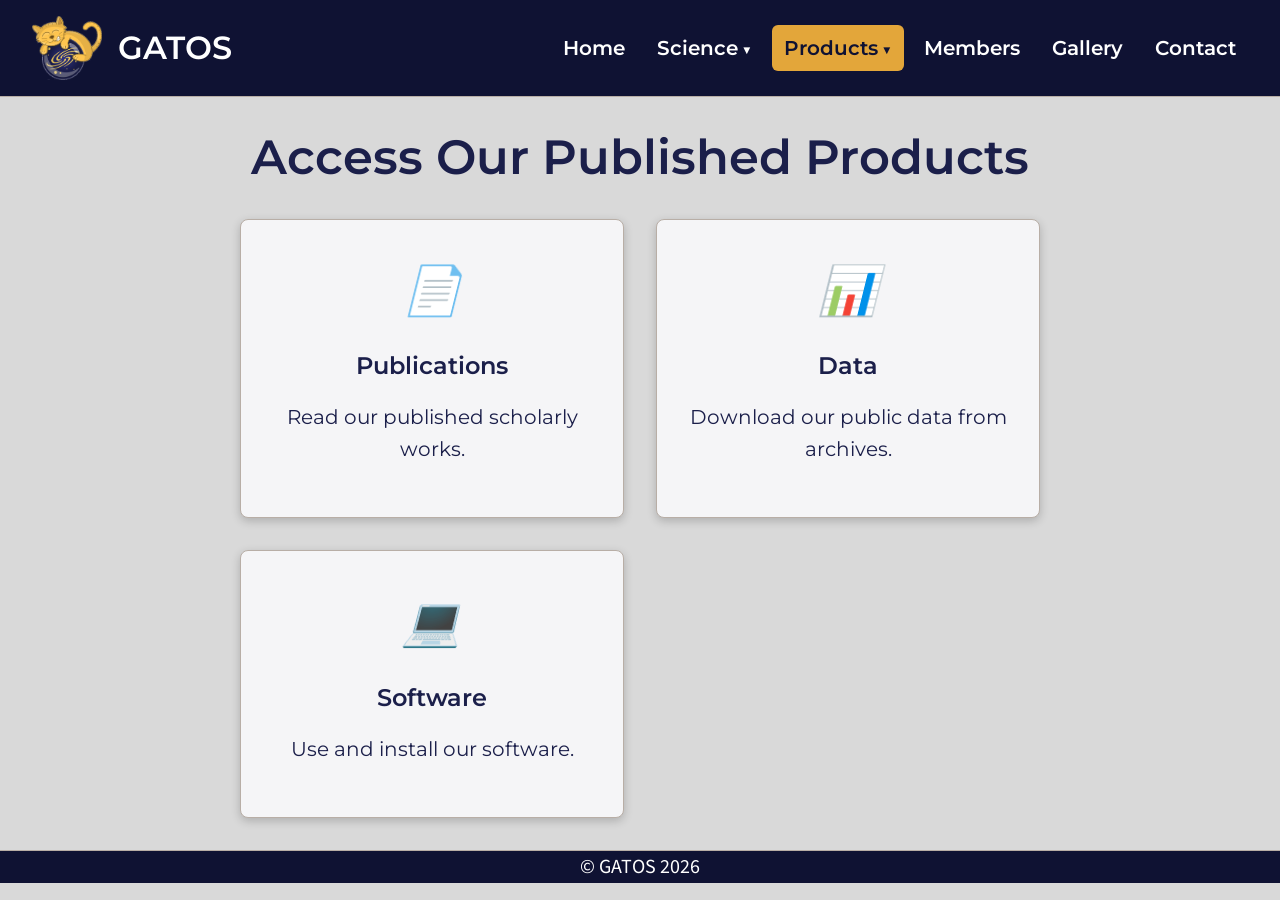
<file: docs/products.html>
<!doctype html>
<html lang="en">
  <head>
    <meta charset="UTF-8" />
    <meta name="viewport" content="width=device-width, initial-scale=1.0" />
    <title>Products - GATOS</title>
    <link
      href="https://fonts.googleapis.com/css2?family=Montserrat:wght@400;600;700&family=Source+Sans+3:wght@400;500;600&display=swap"
      rel="stylesheet"
    />
    <link rel="stylesheet" href="style.css" />
  </head>
  <body>
    <header>
      <div class="logo">
        <img src="images/logo_cropped.png" alt="GATOS" class="logo" />
        <span class="logo-text">GATOS</span>
      </div>

      <nav>
        <ul class="nav-links">
          <li><a href="index.html">Home</a></li>

          <li class="dropdown">
            <a href="science.html">Science</a>

            <ul class="dropdown-menu">
              <li><a href="research.html">Research</a></li>
              <li><a href="press.html">Press Releases</a></li>
              <li><a href="news.html">News</a></li>
              <li><a href="collaborations.html">Collaborations</a></li>
            </ul>
          </li>

          <li class="dropdown">
            <a href="products.html" class="active">Products</a>

            <ul class="dropdown-menu">
              <li><a href="publications.html">Publications</a></li>
              <li><a href="data.html">Data</a></li>
              <li><a href="software.html">Software</a></li>
            </ul>
          </li>
          <li><a href="members.html">Members</a></li>
          <li><a href="gallery.html">Gallery</a></li>
          <li><a href="contact.html">Contact</a></li>
        </ul>
      </nav>
    </header>
    <main>
      <section>
        <h1 class="centered">Access Our Published Products</h1>
        <div class="compact">
          <div class="card-grid">
            <div class="feature-card">
              <a href="publications.html" class="feature-link">
                <div class="feature-icon">
                  <i class="icon-publication"></i>
                </div>
                <h3>Publications</h3>
                <p>Read our published scholarly works.</p>
              </a>
            </div>
            <div class="feature-card">
              <a href="data.html" class="feature-link">
                <div class="feature-icon">
                  <i class="icon-data"></i>
                </div>
                <h3>Data</h3>
                <p>Download our public data from archives.</p>
              </a>
            </div>
            <div class="feature-card">
              <a href="software.html" class="feature-link">
                <div class="feature-icon">
                  <i class="icon-software"></i>
                </div>
                <h3>Software</h3>
                <p>Use and install our software.</p>
              </a>
            </div>
          </div>
        </div>
      </section>
    </main>
    <footer>&copy; GATOS 2026</footer>
  </body>
</html>
</file>
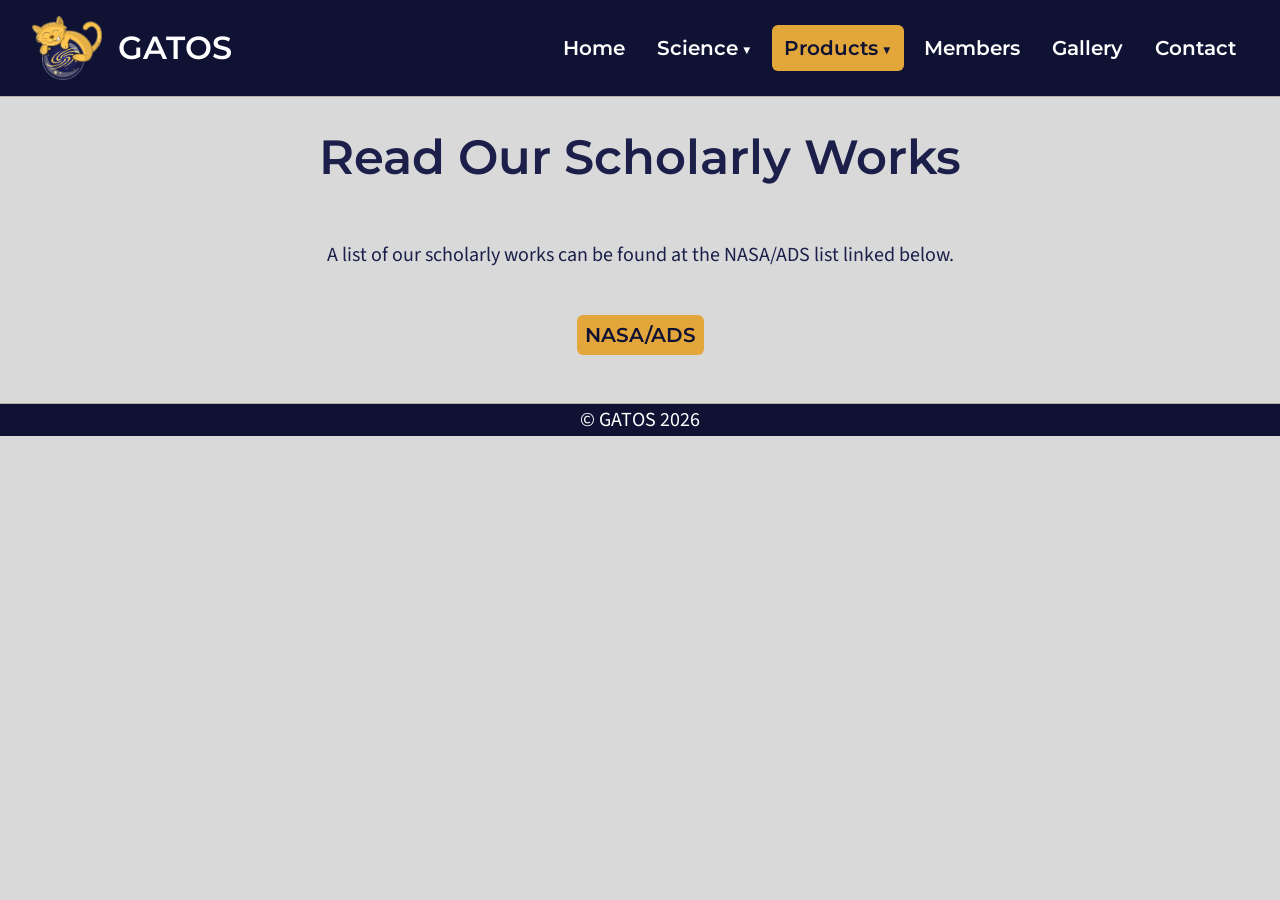
<file: docs/publications.html>
<!doctype html>
<html lang="en">
  <head>
    <meta charset="UTF-8" />
    <meta name="viewport" content="width=device-width, initial-scale=1.0" />
    <title>Publications - GATOS</title>
    <link
      href="https://fonts.googleapis.com/css2?family=Montserrat:wght@400;600;700&family=Source+Sans+3:wght@400;500;600&display=swap"
      rel="stylesheet"
    />
    <link rel="stylesheet" href="style.css" />
  </head>
  <body>
    <header>
      <div class="logo">
        <img src="images/logo_cropped.png" alt="GATOS" class="logo" />
        <span class="logo-text">GATOS</span>
      </div>

      <nav>
        <ul class="nav-links">
          <li><a href="index.html">Home</a></li>

          <li class="dropdown">
            <a href="science.html">Science</a>

            <ul class="dropdown-menu">
              <li><a href="research.html">Research</a></li>
              <li><a href="press.html">Press Releases</a></li>
              <li><a href="news.html">News</a></li>
              <li><a href="collaborations.html">Collaborations</a></li>
            </ul>
          </li>

          <li class="dropdown">
            <a href="products.html" class="active">Products</a>

            <ul class="dropdown-menu">
              <li>
                <a href="publications.html" class="active">Publications</a>
              </li>
              <li><a href="data.html">Data</a></li>
              <li><a href="software.html">Software</a></li>
            </ul>
          </li>

          <li><a href="members.html">Members</a></li>
          <li><a href="gallery.html">Gallery</a></li>
          <li><a href="contact.html">Contact</a></li>
        </ul>
      </nav>
    </header>
    <main>
      <section>
        <h1 class="centered">Read Our Scholarly Works</h1>
        <p>
          A list of our scholarly works can be found at the NASA/ADS list linked
          below.
        </p>
        <a
          class="button-link"
          href="https://ui.adsabs.harvard.edu/search/fq=%7B!type%3Daqp%20v%3D%24fq_database%7D&fq_database=(database%3Aastronomy%20OR%20database%3Aphysics)&p_=0&q=%20abs%3A%22GATOS%22%20-farmer%20%20-%22Gas%20giAnts%20Transiting%201Ow-mass%20Stars%22%20%20year%3A2021-%20&sort=date%20desc%2C%20bibcode%20desc"
          >NASA/ADS</a
        >
      </section>
    </main>
    <footer>&copy; GATOS 2026</footer>
  </body>
</html>
</file>
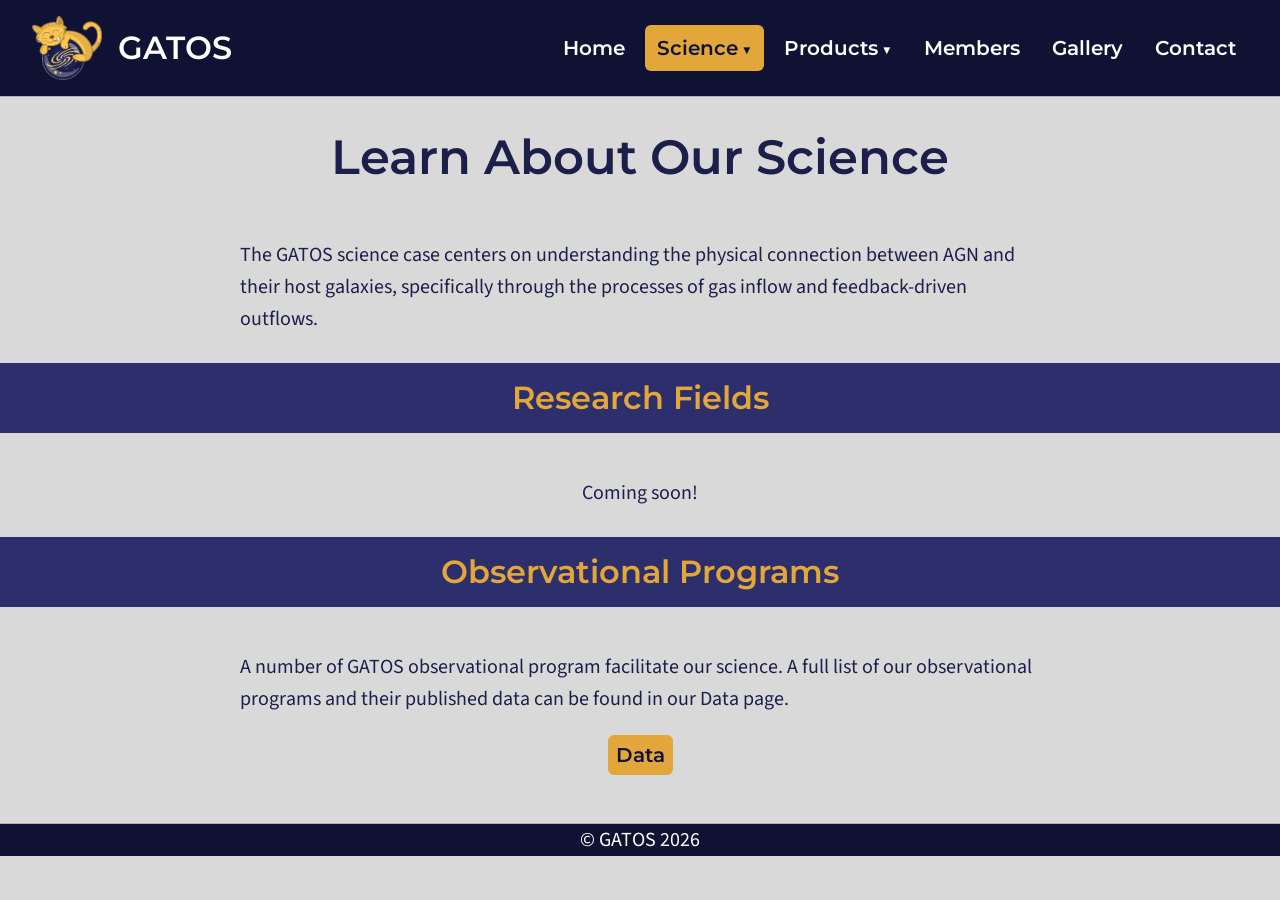
<file: docs/research.html>
<!doctype html>
<html lang="en">
  <head>
    <meta charset="UTF-8" />
    <meta name="viewport" content="width=device-width, initial-scale=1.0" />
    <title>Research - GATOS</title>
    <link
      href="https://fonts.googleapis.com/css2?family=Montserrat:wght@400;600;700&family=Source+Sans+3:wght@400;500;600&display=swap"
      rel="stylesheet"
    />
    <link rel="stylesheet" href="style.css" />
  </head>
  <body>
    <header>
      <div class="logo">
        <img src="images/logo_cropped.png" alt="GATOS" class="logo" />
        <span class="logo-text">GATOS</span>
      </div>

      <nav>
        <ul class="nav-links">
          <li><a href="index.html">Home</a></li>

          <li class="dropdown">
            <a href="science.html" class="active">Science</a>

            <ul class="dropdown-menu">
              <li><a href="research.html" class="active">Research</a></li>
              <li><a href="press.html">Press Releases</a></li>
              <li><a href="news.html">News</a></li>
              <li><a href="collaborations.html">Collaborations</a></li>
            </ul>
          </li>

          <li class="dropdown">
            <a href="products.html">Products</a>

            <ul class="dropdown-menu">
              <li><a href="publications.html">Publications</a></li>
              <li><a href="data.html">Data</a></li>
              <li><a href="software.html">Software</a></li>
            </ul>
          </li>

          <li><a href="members.html">Members</a></li>
          <li><a href="gallery.html">Gallery</a></li>
          <li><a href="contact.html">Contact</a></li>
        </ul>
      </nav>
    </header>
    <main>
      <section>
        <h1 class="centered">Learn About Our Science</h1>
        <div class="compact">
          <p>
            The GATOS science case centers on understanding the physical
            connection between AGN and their host galaxies, specifically through
            the processes of gas inflow and feedback-driven outflows.
          </p>
        </div>
        <h2 class="centered">Research Fields</h2>
        <p>Coming soon!</p>
        <h2 class="centered">Observational Programs</h2>
        <div class="compact">
          <p>
            A number of GATOS observational program facilitate our science. A
            full list of our observational programs and their published data can
            be found in our Data page.
          </p>
          <a class="button-link" href="data.html">Data</a>
        </div>
      </section>
    </main>
    <footer>&copy; GATOS 2026</footer>
  </body>
</html>
</file>
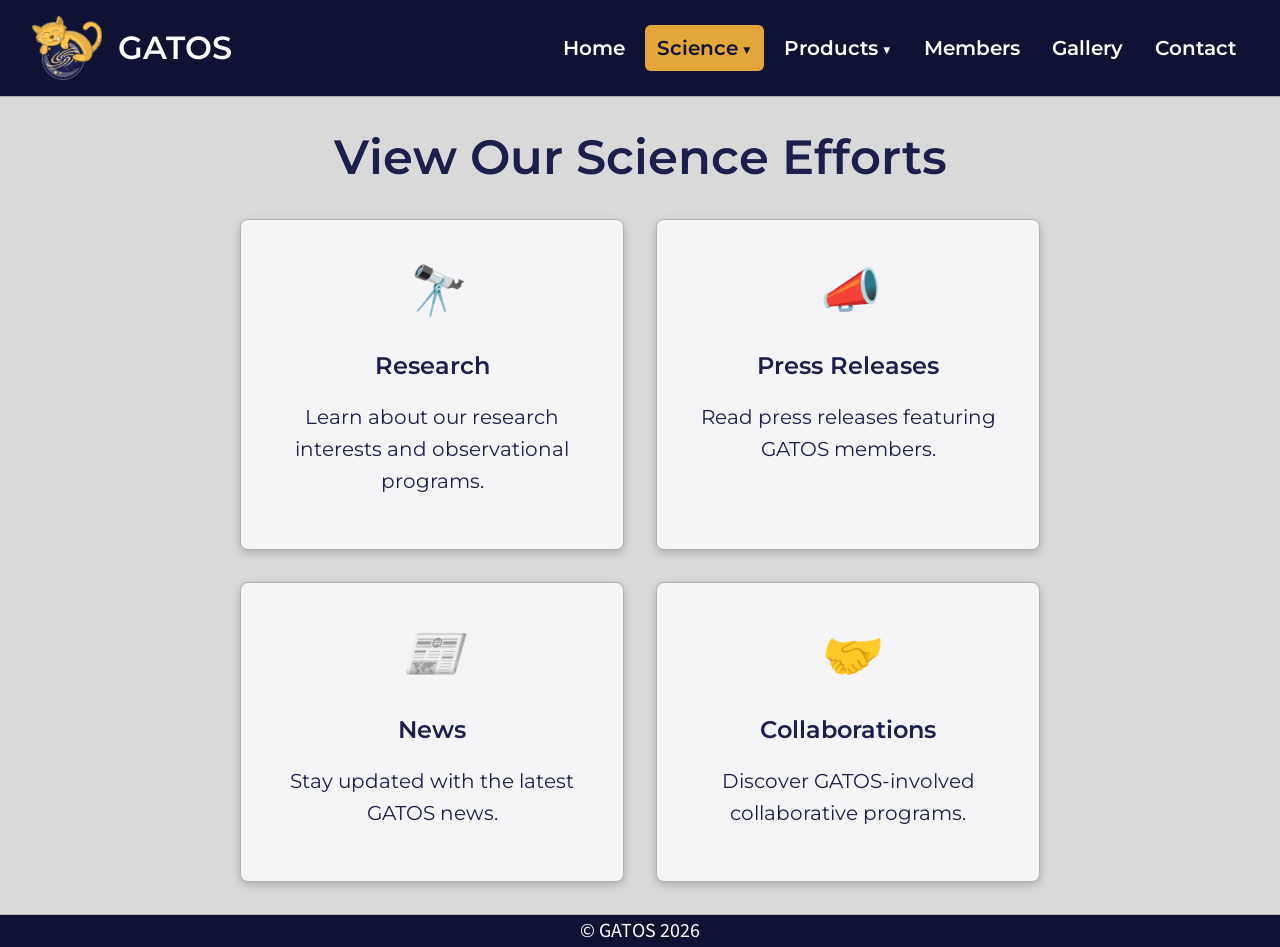
<file: docs/science.html>
<!doctype html>
<html lang="en">
  <head>
    <meta charset="UTF-8" />
    <meta name="viewport" content="width=device-width, initial-scale=1.0" />
    <title>Science - GATOS</title>
    <link
      href="https://fonts.googleapis.com/css2?family=Montserrat:wght@400;600;700&family=Source+Sans+3:wght@400;500;600&display=swap"
      rel="stylesheet"
    />
    <link rel="stylesheet" href="style.css" />
  </head>
  <body>
    <header>
      <div class="logo">
        <img src="images/logo_cropped.png" alt="GATOS" class="logo" />
        <span class="logo-text">GATOS</span>
      </div>

      <nav>
        <ul class="nav-links">
          <li><a href="index.html">Home</a></li>

          <li class="dropdown">
            <a href="science.html" class="active">Science</a>

            <ul class="dropdown-menu">
              <li><a href="research.html">Research</a></li>
              <li><a href="press.html">Press Releases</a></li>
              <li><a href="news.html">News</a></li>
              <li><a href="collaborations.html">Collaborations</a></li>
            </ul>
          </li>

          <li class="dropdown">
            <a href="products.html">Products</a>

            <ul class="dropdown-menu">
              <li><a href="publications.html">Publications</a></li>
              <li><a href="data.html">Data</a></li>
              <li><a href="software.html">Software</a></li>
            </ul>
          </li>

          <li><a href="members.html">Members</a></li>
          <li><a href="gallery.html">Gallery</a></li>
          <li><a href="contact.html">Contact</a></li>
        </ul>
      </nav>
    </header>
    <main>
      <section>
        <h1 class="centered">View Our Science Efforts</h1>
        <div class="compact">
          <div class="card-grid">
            <div class="feature-card">
              <a href="research.html" class="feature-link">
                <div class="feature-icon">
                  <i class="icon-research"></i>
                </div>
                <h3>Research</h3>
                <p>
                  Learn about our research interests and observational programs.
                </p>
              </a>
            </div>
            <div class="feature-card">
              <a href="press.html" class="feature-link">
                <div class="feature-icon">
                  <i class="icon-press-release"></i>
                </div>
                <h3>Press Releases</h3>
                <p>Read press releases featuring GATOS members.</p>
              </a>
            </div>
            <div class="feature-card">
              <a href="news.html" class="feature-link">
                <div class="feature-icon">
                  <i class="icon-news"></i>
                </div>
                <h3>News</h3>
                <p>Stay updated with the latest GATOS news.</p>
              </a>
            </div>
            <div class="feature-card">
              <a href="collaborations.html" class="feature-link">
                <div class="feature-icon">
                  <i class="icon-collaboration"></i>
                </div>
                <h3>Collaborations</h3>
                <p>Discover GATOS-involved collaborative programs.</p>
              </a>
            </div>
          </div>
        </div>
      </section>
    </main>
    <footer>&copy; GATOS 2026</footer>
  </body>
</html>
</file>
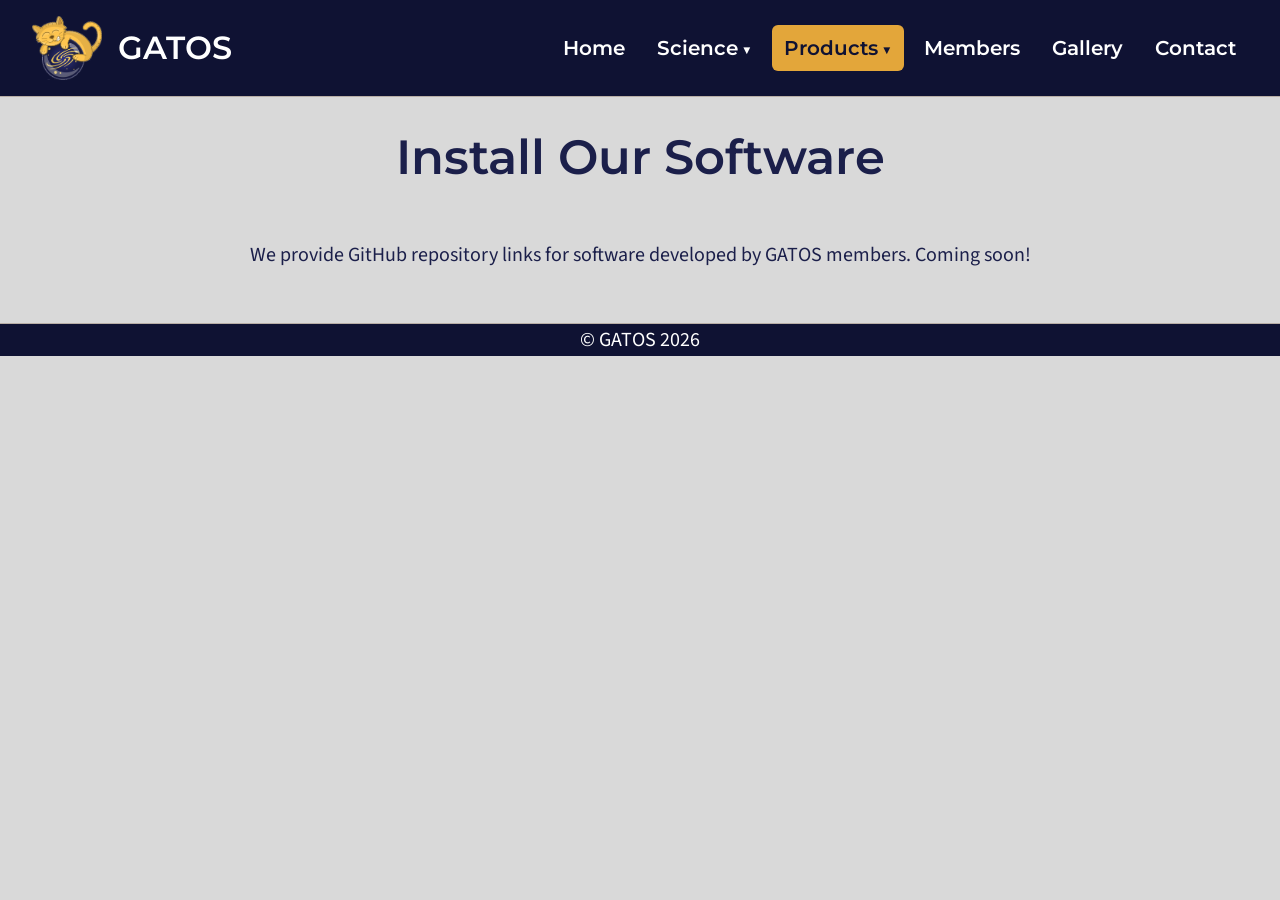
<file: docs/software.html>
<!doctype html>
<html lang="en">
  <head>
    <meta charset="UTF-8" />
    <meta name="viewport" content="width=device-width, initial-scale=1.0" />
    <title>Software - GATOS</title>
    <link
      href="https://fonts.googleapis.com/css2?family=Montserrat:wght@400;600;700&family=Source+Sans+3:wght@400;500;600&display=swap"
      rel="stylesheet"
    />
    <link rel="stylesheet" href="style.css" />
  </head>
  <body>
    <header>
      <div class="logo">
        <img src="images/logo_cropped.png" alt="GATOS" class="logo" />
        <span class="logo-text">GATOS</span>
      </div>

      <nav>
        <ul class="nav-links">
          <li><a href="index.html">Home</a></li>

          <li class="dropdown">
            <a href="science.html">Science</a>

            <ul class="dropdown-menu">
              <li><a href="research.html">Research</a></li>
              <li><a href="press.html">Press Releases</a></li>
              <li><a href="news.html">News</a></li>
              <li><a href="collaborations.html">Collaborations</a></li>
            </ul>
          </li>

          <li class="dropdown">
            <a href="products.html" class="active">Products</a>

            <ul class="dropdown-menu">
              <li><a href="publications.html">Publications</a></li>
              <li><a href="data.html">Data</a></li>
              <li><a href="software.html" class="active">Software</a></li>
            </ul>
          </li>

          <li><a href="members.html">Members</a></li>
          <li><a href="gallery.html">Gallery</a></li>
          <li><a href="contact.html">Contact</a></li>
        </ul>
      </nav>
    </header>
    <main>
      <section>
        <h1 class="centered">Install Our Software</h1>
        <p>
          We provide GitHub repository links for software developed by GATOS
          members. Coming soon!
        </p>
      </section>
    </main>
    <footer>&copy; GATOS 2026</footer>
  </body>
</html>
</file>
<file: docs/style.css>
:root {
  --navy: #1b1f4a;
  --grey: #d9d9d9;
  --white: #f5f5f7;
  --gold: #e3a63a;
  --dark-gold: #c4871f;
  --pale-gold: #f2d27a;
  --midnight-blue: #0f1233;
  --cosmic-blue: #2c2f6b;
  --inverse-text: #ffffff;
  --border: #b8aea6;

  --font-heading: "Montserrat", sans-serif;
  --font-body: "Source Sans 3", sans-serif;
}

body {
  margin: 0;
  font-family: var(--font-body);
  font-size: 1.25rem;
  font-weight: 400;
  line-height: 1.6;
  color: var(--navy);
  background-color: var(--grey);
  min-height: 100vh;
  display: flex;
  flex-direction: column;
}

h1,
h2,
h3,
h4,
h5,
h6 {
  font-family: var(--font-heading);
  font-weight: 600;
  line-height: 1.2;
  margin: 0 0 0.5em 0;
}

h1 {
  font-size: 3rem;
}
h2 {
  font-size: 2rem;
  background-color: var(--cosmic-blue);
  color: var(--gold);
  padding: 1rem 0rem;
  width: 100vw;
  margin-left: calc(50% - 50vw);
}
h3 {
  font-size: 1.5rem;
}

header {
  color: var(--inverse-text);
  background-color: var(--midnight-blue);
  align-items: center;
  display: flex;
  justify-content: space-between;
  padding: 1rem 2rem;
  border-bottom: 1px solid var(--border);
  position: sticky;
  top: 0;
  z-index: 999;
}

/* NAVIGATION LAYOUT */

nav {
  display: flex;
  justify-content: flex-end;
  align-items: center;
}

.nav-links {
  display: flex;
  align-items: center;
  gap: 0.5rem;

  list-style: none;
  margin: 0;
  padding: 0;
}

.nav-links li {
  position: relative;
}

/* LINKS */

a {
  font-family: var(--font-heading);
}

nav a {
  color: var(--inverse-text);
  text-decoration: none;
  font-weight: 600;

  padding: 0.45rem 0.75rem;
  border-radius: 6px;

  display: block;

  transition:
    background-color 0.2s ease,
    color 0.2s ease;
}

nav a:hover {
  background-color: var(--cosmic-blue);
  color: var(--inverse-text);
  transform: translateY(-3px);
}

nav a.active {
  background-color: var(--gold);
  color: var(--midnight-blue);
}

nav a.active:hover {
  background-color: var(--dark-gold);
  color: var(--navy);
}

/* DROPDOWN */

.dropdown-menu {
  display: none;

  position: absolute;
  top: calc(100% + 0rem);
  left: 0;

  min-width: 150px;

  background-color: var(--midnight-blue);

  border: 1px solid var(--border);
  border-radius: 10px;

  padding: 0.4rem;

  box-shadow: 0 10px 24px rgba(0, 0, 0, 0.25);

  z-index: 1000;
}

/* show dropdown on hover */

.dropdown:hover .dropdown-menu {
  display: block;
}

/* dropdown items */

.dropdown-menu li {
  list-style: none;
}

.dropdown-menu a {
  display: block;

  padding: 0.65rem 0.9rem;

  border-radius: 6px;

  white-space: nowrap;

  box-sizing: border-box;
}

/* optional subtle divider effect */

.dropdown-menu li + li {
  margin-top: 0.2rem;
}

.dropdown > a::after {
  content: " ▼";
  font-size: 1rem;
}

footer {
  color: var(--inverse-text);
  background-color: var(--midnight-blue);
  text-align: center;
  border-top: 1px solid var(--border);
}

main {
  padding: 2rem 0rem;
}

.site-header {
  display: flex;
  align-items: center;
  justify-content: space-between;
}

.logo {
  display: flex;
  align-items: center;
  gap: 1rem;
  margin: 0;
}

.logo img {
  height: 4rem;
  width: auto;
}

.logo-text {
  font-size: 2rem;
  font-weight: 600;
  font-family: var(--font-heading);
}

section {
  display: flex;
  flex-direction: column;
  gap: 0.5rem;
  margin: 0 auto;
}

section img {
  max-width: 800px;
  width: 100%;
  height: auto;
  margin: 0 auto;
  display: block;
  border-radius: 6px;
}

p {
  max-width: 800px;
  margin-left: auto;
  margin-right: auto;
}

.centered {
  text-align: center;
}

.button-link {
  display: block;
  width: fit-content;
  margin: 1rem auto;
  padding: 0.25rem 0.5rem;
  background-color: var(--gold);
  color: var(--midnight-blue);
  text-decoration: none;
  border-radius: 6px;
  font-weight: 600;
}

.button-link:hover {
  background-color: var(--dark-gold);
  transform: translateY(-3px);
}

.three-column-list {
  display: grid;

  grid-template-columns: repeat(3, 1fr);

  gap: 0.5rem 2rem;

  max-width: 800px;

  margin: 0 auto;

  padding-left: 1.5rem;
}

.two-column-list {
  display: grid;

  grid-template-columns: repeat(2, 1fr);

  gap: 0.5rem 2rem;

  max-width: 800px;

  margin: 0 auto;

  padding-left: 1.5rem;
}

.image-grid {
  display: grid;

  grid-template-columns: repeat(3, 1fr);

  gap: 1.5rem;

  max-width: 1200px;

  margin: 0 auto;
  align-items: center;
}

.image-grid img {
  width: 100%;

  height: auto;

  object-fit: cover;

  display: block;

  border-radius: 8px;
}

.compact {
  max-width: 800px;
  width: 100%;
  margin-left: auto;
  margin-right: auto;
}

.card {
  width: 20rem;
  background-color: var(--white);
  border: 1px solid var(--cosmic-blue);
  border-radius: 6px;
}

.card-body {
  padding: 10px;
}

.card-grid {
  display: grid;
  grid-template-columns: repeat(auto-fit, minmax(20rem, 1fr));
  gap: 2rem;
  justify-content: center;
}

.feature-card {
  background-color: var(--white);
  border-radius: 8px;
  overflow: hidden;
  box-shadow: 0 3px 10px rgba(0, 0, 0, 0.2);
  text-align: center;
  padding: 2rem;
  border: 1px solid var(--border);
}

.feature-card:hover {
  transform: translateY(-5px);
  box-shadow: 0 5px 15px rgba(0, 0, 0, 0.3);
  background-color: var(--grey);
}

.feature-link {
  display: block;
  color: inherit;
  text-decoration: none;
}

.feature-icon {
  font-size: 3rem;
  margin-bottom: 1.5rem;
}

.icon-research::before {
  content: "🔭";
}

.icon-press-release::before {
  content: "📣";
}

.icon-news::before {
  content: "📰";
}

.icon-collaboration::before {
  content: "🤝";
}

.icon-publication::before {
  content: "📄";
}

.icon-data::before {
  content: "📊";
}

.icon-software::before {
  content: "💻";
}

.article-card {
  margin-bottom: 2.5rem;
  border-radius: 8px;
  overflow: hidden;
  background-color: var(--white);
  box-shadow: 0 3px 10px rgba(0, 0, 0, 0.2);
  transition:
    transform 0.3s ease,
    box-shadow 0.3s ease;
}

.article-card:hover {
  transform: translateY(-5px);
  box-shadow: 0 5px 15px rgba(0, 0, 0, 0.3);
}

.article-link {
  display: block;
  color: inherit;
  text-decoration: none;
}

.article-image {
  width: 100%;
  height: 220px;
  overflow: hidden;
}

.article-image img {
  width: 100%;
  height: 100%;
  object-fit: cover;
  transition: transform 0.5s ease;
}

.article-card:hover .article-image img {
  transform: scale(1.05);
}

.article-content {
  padding: 1.5rem;
}

.article-title {
  margin-top: 0;
  margin-bottom: 0.75rem;
  color: var(--navy);
  font-size: 1.4rem;
  line-height: 1.3;
}

.article-excerpt {
  margin-bottom: 1rem;
  color: var(--navy);
  font-size: 0.95rem;
  line-height: 1.5;
}

.article-meta {
  display: flex;
  justify-content: space-between;
  align-items: center;
  margin-top: 1rem;
  padding-top: 0.75rem;
  border-top: 1px solid rgba(255, 255, 255, 0.1);
}

.article-source {
  font-weight: 500;
  margin: 0;
}

.article-date {
  color: var(--navy);
  font-size: 0.9rem;
  margin: 0;
}

.collab-card {
  background-color: var(--white);
  border-radius: 8px;
  overflow: hidden;
  padding: 2rem;
  border: 1px solid var(--border);

  margin-top: 2rem;
  margin-bottom: 2rem;
}

.collab-content {
  display: flex;
  align-items: center;
  gap: 2rem;
}

.collab-content.reverse {
  flex-direction: row-reverse;
}

.collab-text {
  flex: 1;
  text-align: left;
}

.collab-image img {
  width: 250px;
  height: auto;
  display: block;
  border-radius: 6px;
}

.grid-table {
  display: grid;
  grid-template-columns: 1fr 3fr;
  border: 1px solid var(--border);
}

.grid-table.four {
  display: grid;
  grid-template-columns: 1fr 1fr 2fr 4fr;
  margin-bottom: 1rem;
}

.grid-table.four div {
  font-size: 1rem;
  text-align: center;
}

.grid-table div {
  padding: 0.25rem;
  border: 1px solid var(--border);
  background-color: var(--white);
}

/* MOBILE / RESPONSIVE SUPPORT */

* {
  box-sizing: border-box;
}

@media (max-width: 900px) {
  body {
    font-size: 1.1rem;
  }

  header,
  .site-header {
    flex-direction: column;
    align-items: center;
    gap: 1rem;
    padding: 1rem;
  }

  nav {
    width: 100%;
    justify-content: center;
  }

  .nav-links {
    flex-wrap: wrap;
    justify-content: center;
    gap: 0.35rem;
  }

  nav a {
    padding: 0.4rem 0.6rem;
    font-size: 1rem;
  }

  .dropdown-menu {
    position: static;
    box-shadow: none;
    margin-top: 0.25rem;
  }

  .dropdown:hover .dropdown-menu {
    display: block;
  }

  main {
    padding: 1.5rem 1rem;
  }

  h1 {
    font-size: 2.25rem;
    text-align: center;
  }

  h2 {
    font-size: 1.6rem;
    width: auto;
    margin-left: 0;
    padding: 0.75rem 1rem;
    text-align: center;
  }

  h3 {
    font-size: 1.3rem;
  }

  p,
  .compact {
    max-width: 100%;
  }

  .logo {
    justify-content: center;
  }

  .logo img {
    height: 3rem;
  }

  .logo-text {
    font-size: 1.5rem;
  }

  .three-column-list,
  .two-column-list {
    grid-template-columns: 1fr;
    max-width: 100%;
    padding-left: 1.25rem;
  }

  .image-grid {
    grid-template-columns: repeat(2, 1fr);
    max-width: 100%;
    gap: 1rem;
  }

  .card-grid {
    grid-template-columns: 1fr;
  }

  .card {
    width: 100%;
  }

  .collab-content,
  .collab-content.reverse {
    flex-direction: column;
  }

  .collab-text {
    text-align: left;
  }

  .collab-image img {
    width: 100%;
    max-width: 300px;
    margin: 0 auto;
  }

  .grid-table,
  .grid-table.four {
    grid-template-columns: 1fr;
  }

  .grid-table.four div,
  .grid-table div {
    font-size: 0.95rem;
  }
}

@media (max-width: 480px) {
  body {
    font-size: 1rem;
  }

  header {
    padding: 0.75rem;
  }

  h1 {
    font-size: 1.9rem;
  }

  h2 {
    font-size: 1.35rem;
  }

  nav a {
    font-size: 0.95rem;
  }

  .image-grid {
    grid-template-columns: 1fr;
  }

  .feature-card,
  .collab-card {
    padding: 1.25rem;
  }

  .article-content {
    padding: 1rem;
  }

  .article-title {
    font-size: 1.2rem;
  }

  .article-meta {
    flex-direction: column;
    align-items: flex-start;
    gap: 0.25rem;
  }
}
</file>
